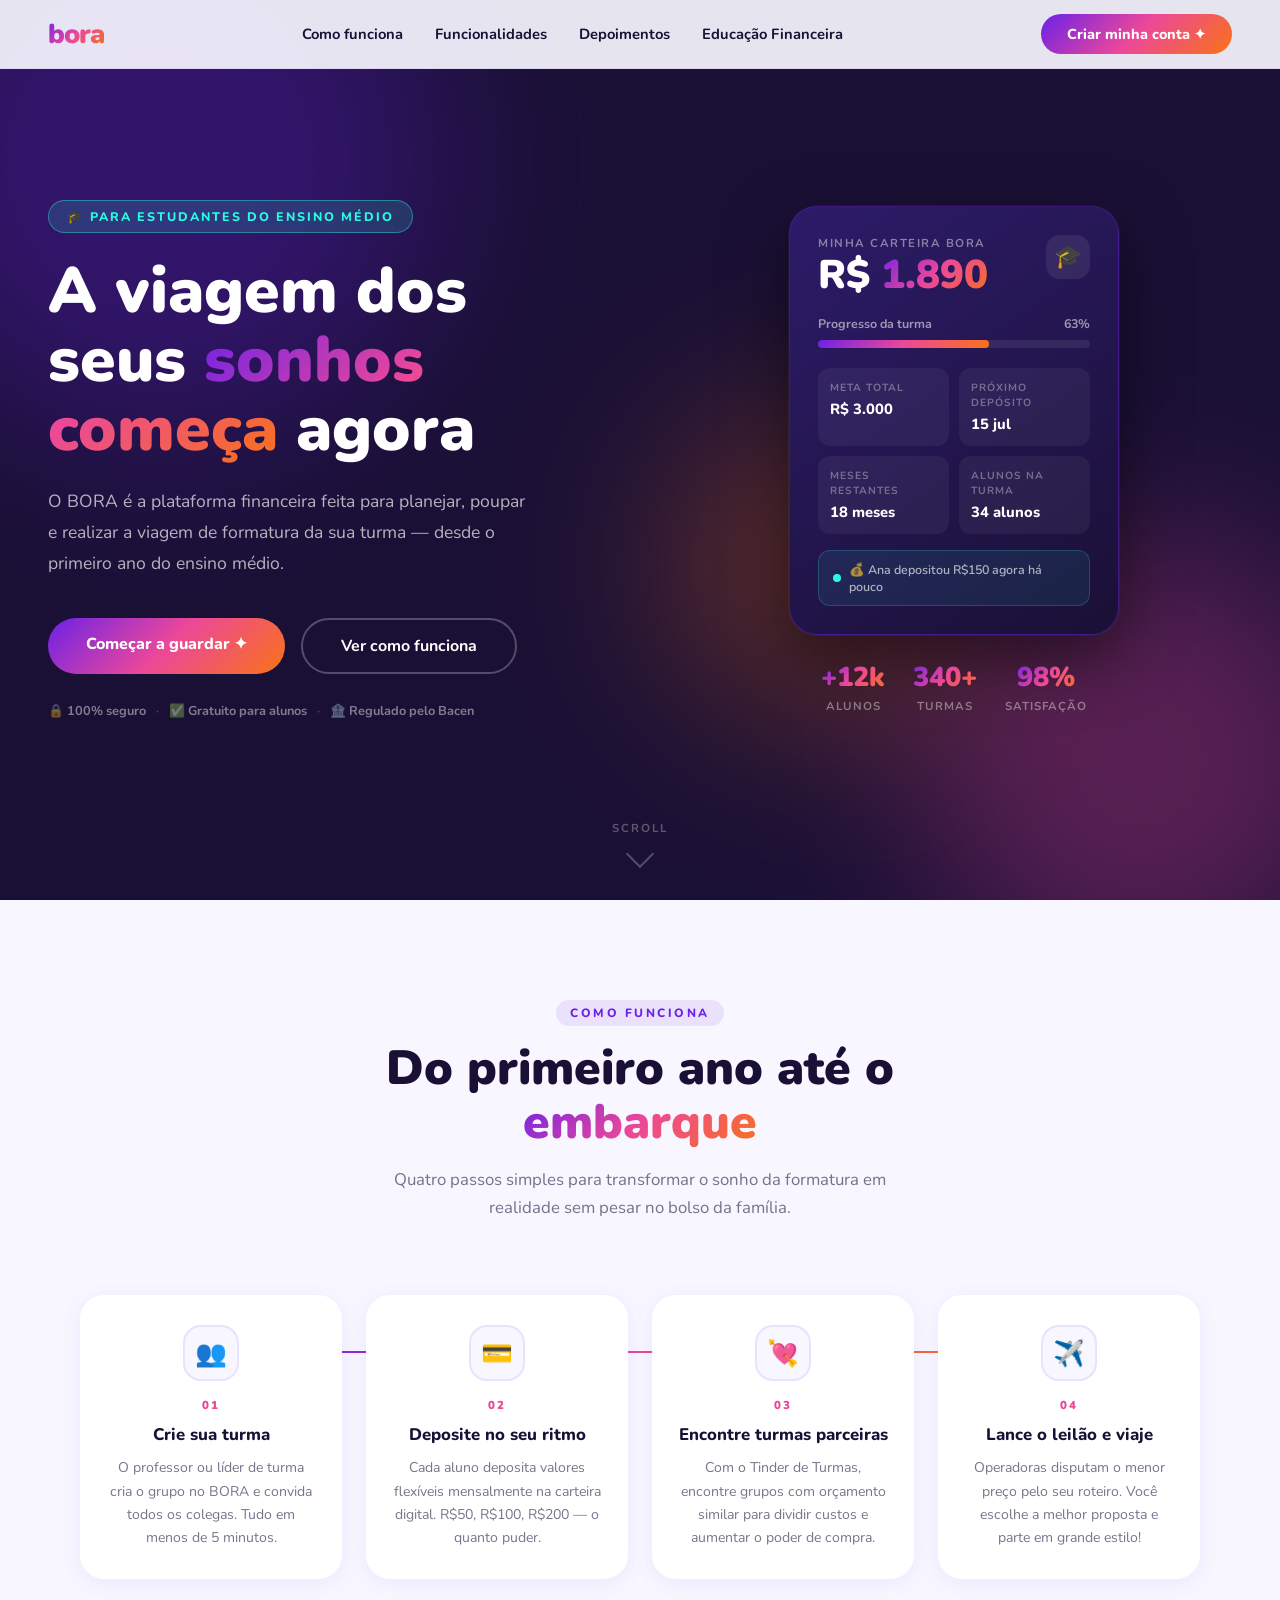
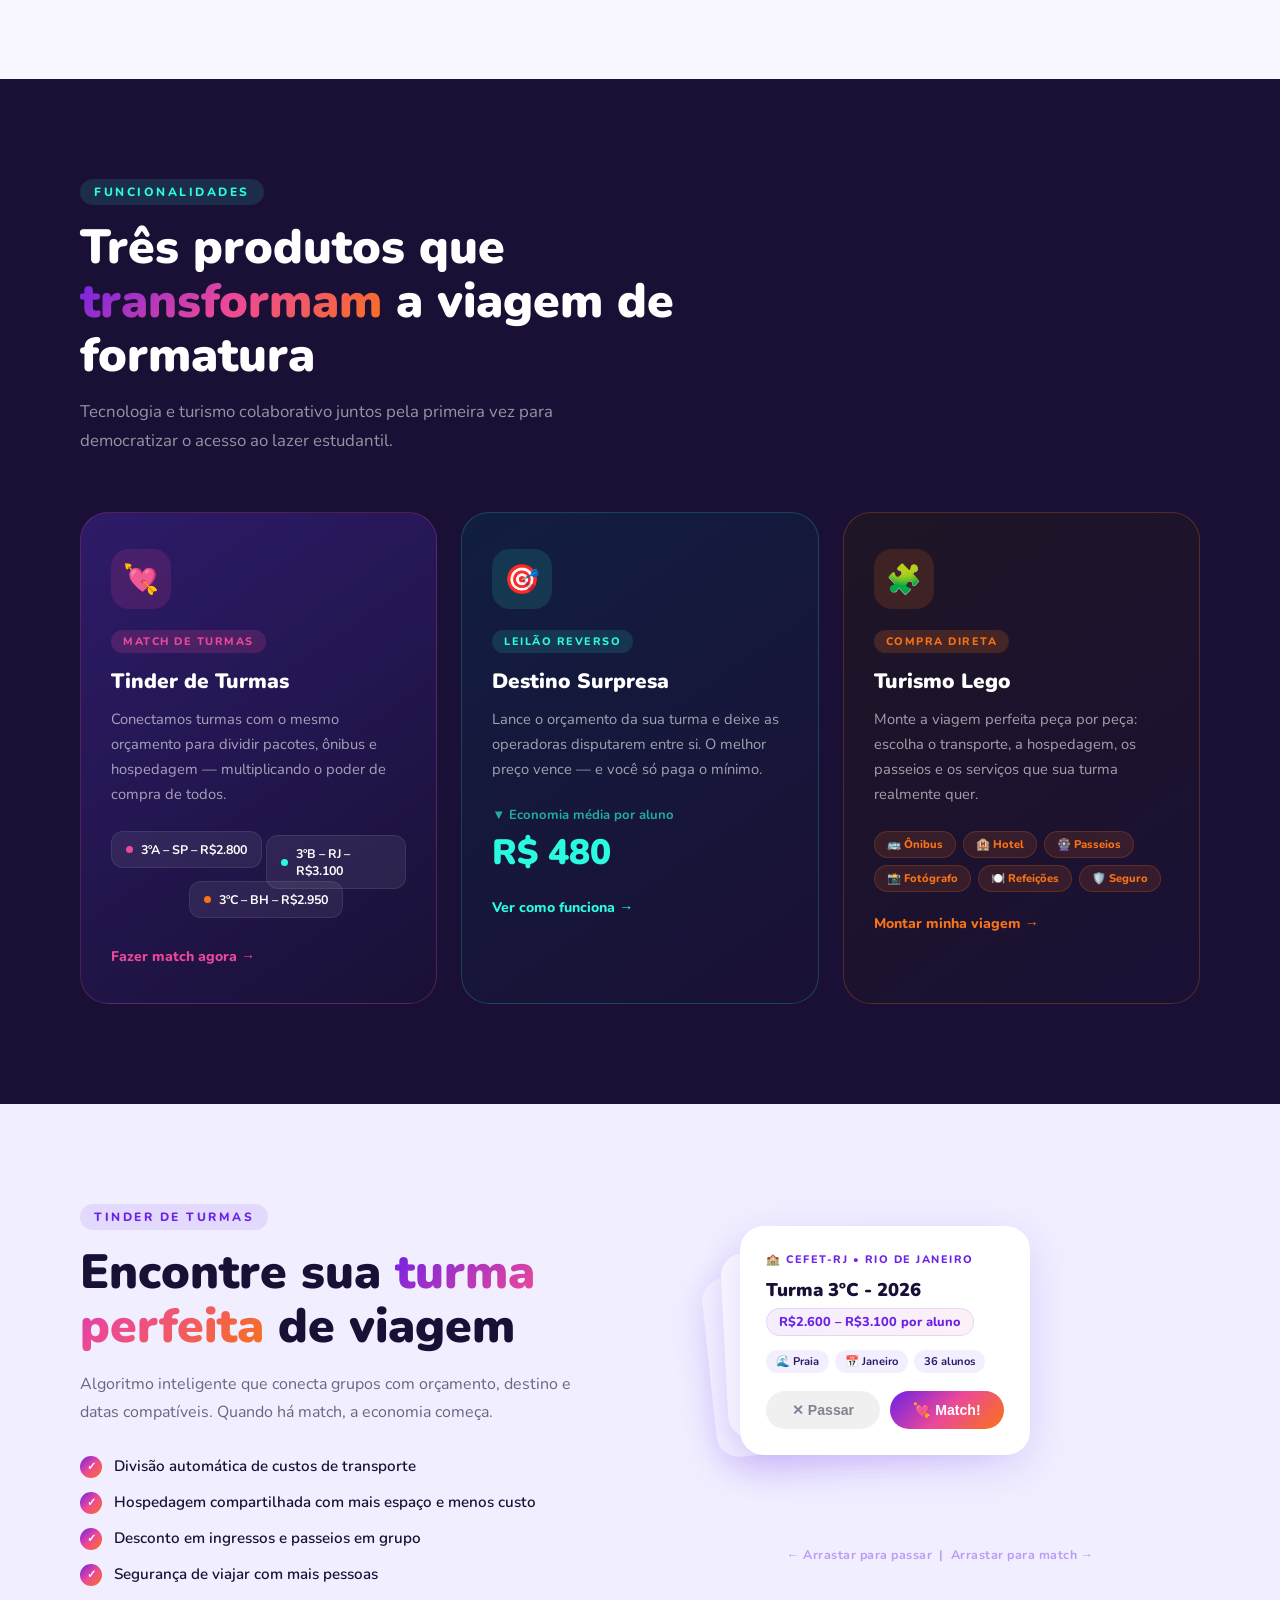
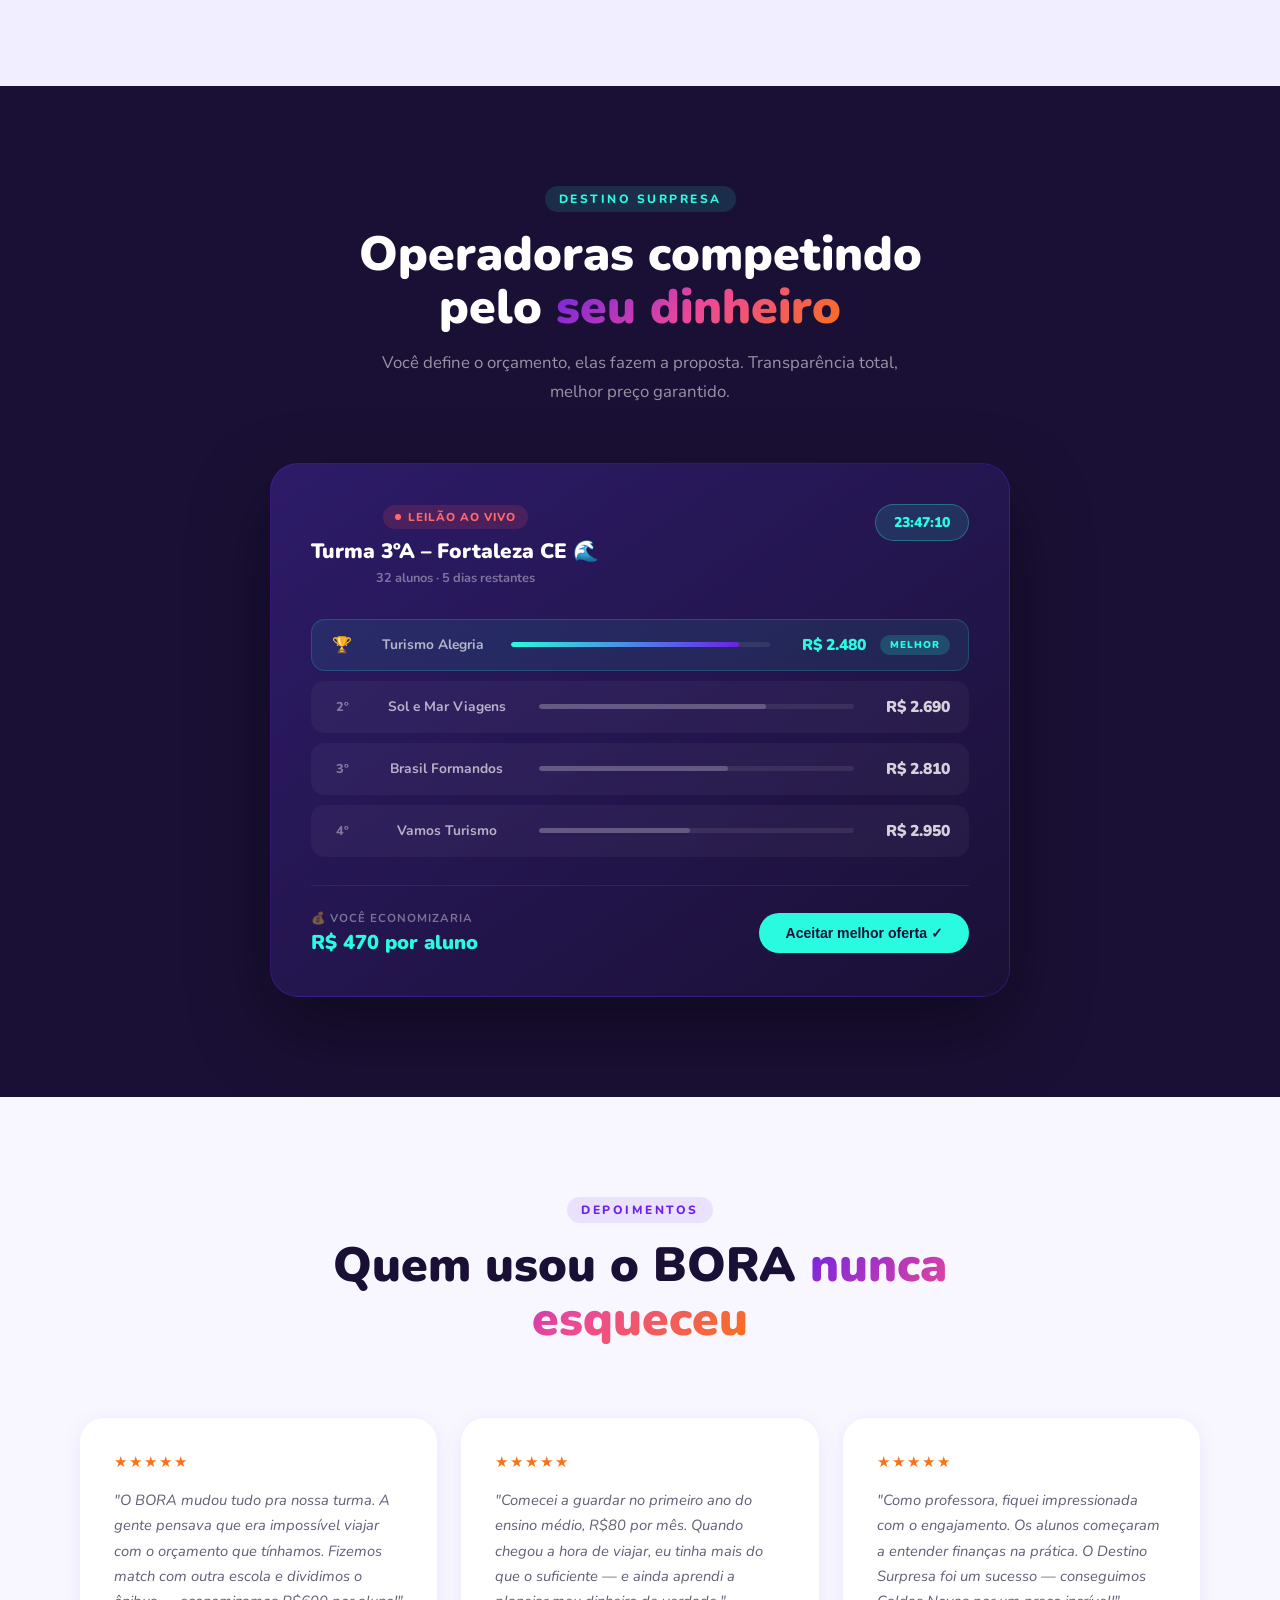
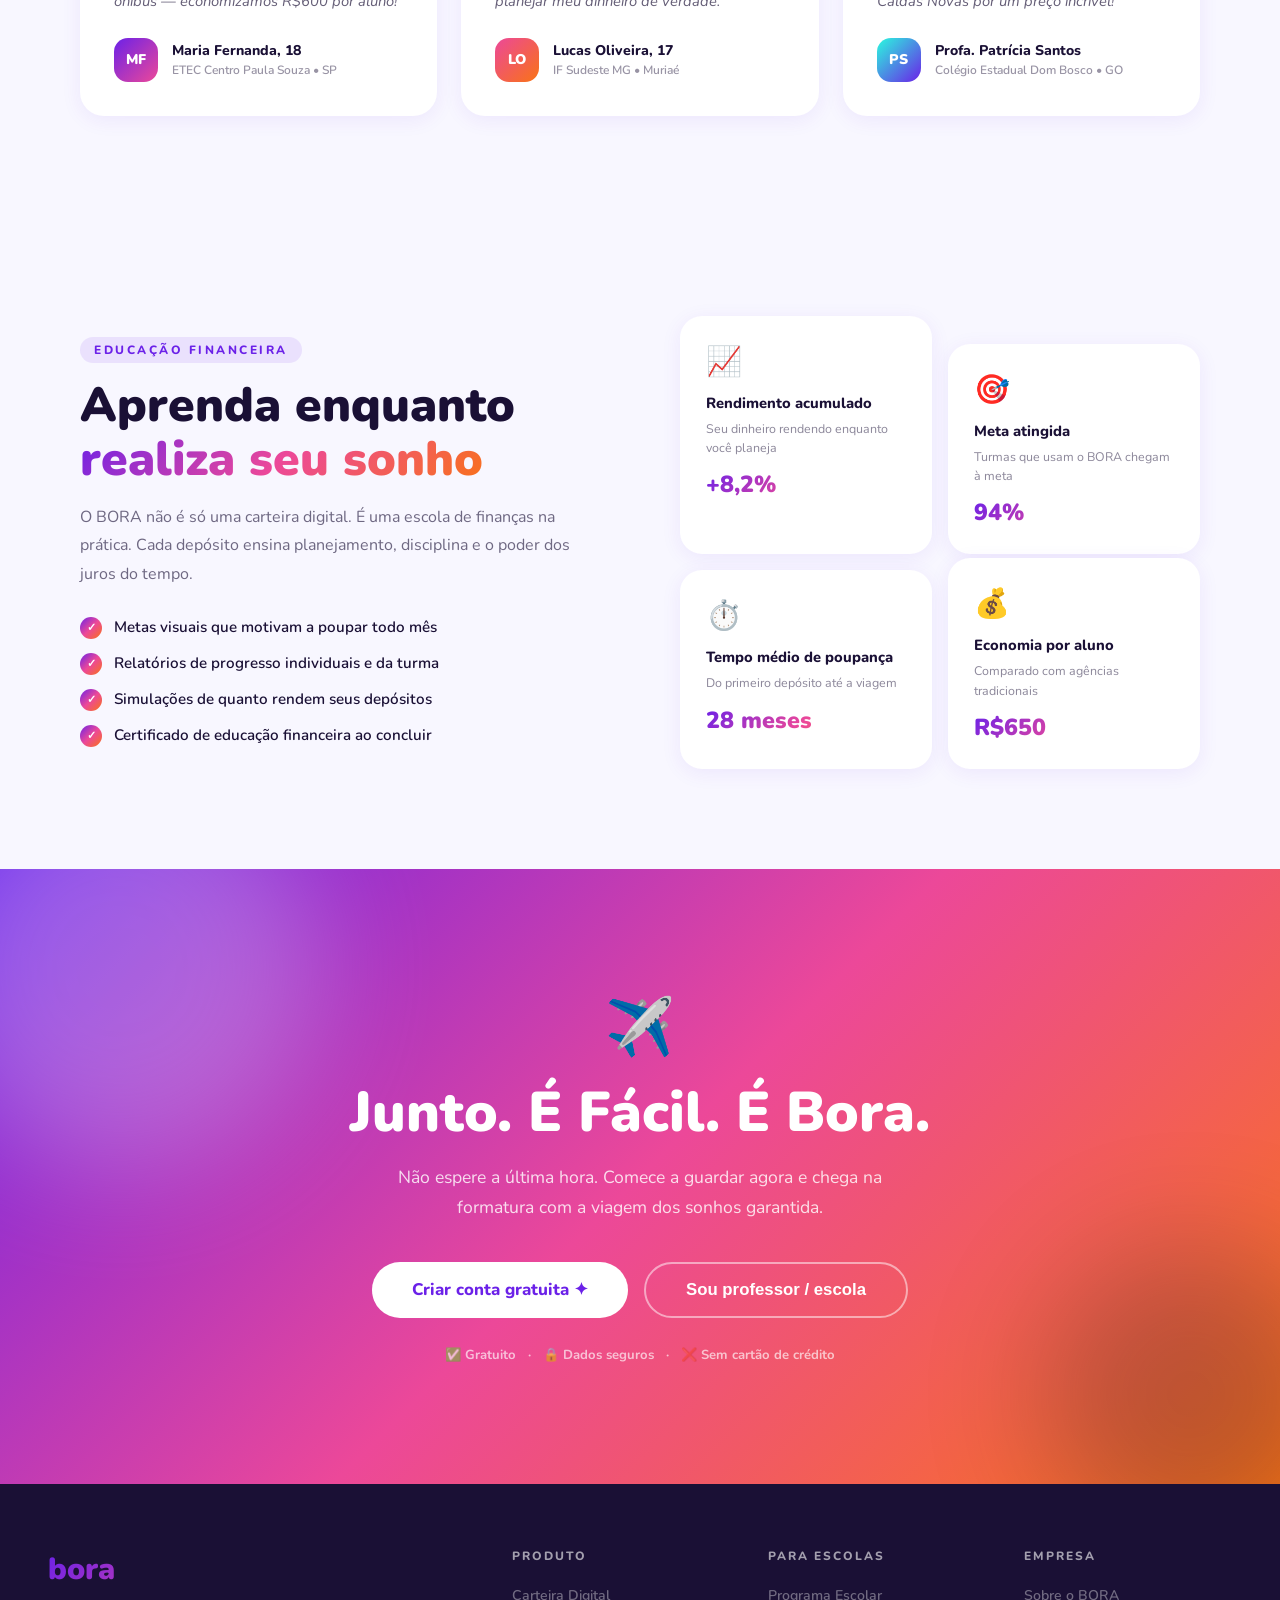
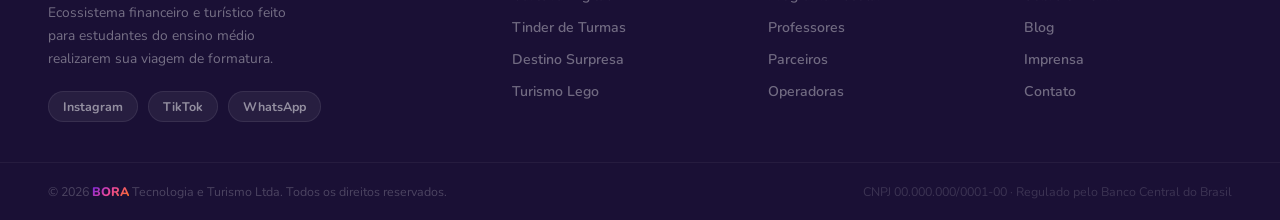
<file: Desafio-LIga-Jovem_-Bora-main/Index.html>
<!DOCTYPE html>
<html lang="pt-BR">
<head>
<meta charset="UTF-8">
<meta name="viewport" content="width=device-width, initial-scale=1.0">
<title>BORA – Junto. É Fácil. É Bora.</title>
<link href="https://fonts.googleapis.com/css2?family=Nunito:wght@400;600;700;800;900&display=swap" rel="stylesheet">
<link rel="stylesheet" href="style.css">
</head>
<body>

<!-- ─── NAV ─── -->
<nav id="navbar">
  <a href="Index.html" class="nav-logo">bora</a>
  <ul class="nav-links" id="navLinks">
    <li><a href="#como-funciona">Como funciona</a></li>
    <li><a href="#funcionalidades">Funcionalidades</a></li>
    <li><a href="#depoimentos">Depoimentos</a></li>
    <li><a href="#educacao">Educação Financeira</a></li>
  </ul>
  <div class="nav-right">
    <a href="Criação_de_Conta.html" class="nav-cta">Criar minha conta ✦</a>
    <button class="hamburger" id="hamburger" aria-label="Menu">
      <span></span><span></span><span></span>
    </button>
  </div>
</nav>

<!-- ─── HERO ─── -->
<section class="hero">
  <div class="hero-bg-orb orb1"></div>
  <div class="hero-bg-orb orb2"></div>
  <div class="hero-bg-orb orb3"></div>
  <div class="hero-particles" id="particles"></div>

  <div class="hero-inner">
    <div class="hero-text">
      <div class="hero-tag">🎓 Para estudantes do ensino médio</div>
      <h1>A viagem dos seus <span>sonhos começa</span> agora</h1>
      <p class="hero-sub">
        O BORA é a plataforma financeira feita para planejar, poupar e realizar a viagem de formatura da sua turma — desde o primeiro ano do ensino médio.
      </p>
      <div class="hero-btns">
        <a href="Criação_de_Conta.html" class="btn-primary">Começar a guardar ✦</a>
        <a href="#como-funciona" class="btn-ghost">Ver como funciona</a>
      </div>
      <div class="trust-strip">
        <span>🔒 100% seguro</span>
        <span class="divider">·</span>
        <span>✅ Gratuito para alunos</span>
        <span class="divider">·</span>
        <span>🏦 Regulado pelo Bacen</span>
      </div>
    </div>

    <div class="hero-visual">
      <div class="wallet-card">
        <div class="wallet-header">
          <div>
            <div class="wallet-label">Minha carteira BORA</div>
            <div class="wallet-amount">R$ <span>1.890</span></div>
          </div>
          <div class="wallet-avatar">🎓</div>
        </div>
        <div class="wallet-progress-label">
          <span>Progresso da turma</span>
          <span>63%</span>
        </div>
        <div class="wallet-bar"><div class="wallet-fill"></div></div>
        <div class="wallet-meta">
          <div class="wallet-meta-item">
            <div class="wm-label">Meta total</div>
            <div class="wm-val">R$ 3.000</div>
          </div>
          <div class="wallet-meta-item">
            <div class="wm-label">Próximo depósito</div>
            <div class="wm-val">15 jul</div>
          </div>
          <div class="wallet-meta-item">
            <div class="wm-label">Meses restantes</div>
            <div class="wm-val">18 meses</div>
          </div>
          <div class="wallet-meta-item">
            <div class="wm-label">Alunos na turma</div>
            <div class="wm-val">34 alunos</div>
          </div>
        </div>
        <div class="wallet-notification">
          <span class="notif-dot"></span>
          <span>💰 Ana depositou R$150 agora há pouco</span>
        </div>
      </div>
      <div class="hero-stats">
        <div class="hero-stat">
          <div class="hs-num"><span class="counter" data-target="12000" data-suffix="k" data-divisor="1000">+12k</span></div>
          <div class="hs-lbl">Alunos</div>
        </div>
        <div class="hero-stat">
          <div class="hs-num"><span class="counter" data-target="340" data-suffix="+">340+</span></div>
          <div class="hs-lbl">Turmas</div>
        </div>
        <div class="hero-stat">
          <div class="hs-num"><span class="counter" data-target="98" data-suffix="%">98%</span></div>
          <div class="hs-lbl">Satisfação</div>
        </div>
      </div>
    </div>
  </div>

  <div class="hero-scroll-hint">
    <span>Scroll</span>
    <div class="scroll-arrow"></div>
  </div>
</section>

<!-- ─── HOW IT WORKS ─── -->
<section class="how" id="como-funciona">
  <div class="how-inner">
    <div class="how-head reveal">
      <div class="section-tag">Como funciona</div>
      <h2 class="section-title" style="text-align:center;">Do primeiro ano até o <span class="hl">embarque</span></h2>
      <p class="section-sub" style="text-align:center;">Quatro passos simples para transformar o sonho da formatura em realidade sem pesar no bolso da família.</p>
    </div>
    <div class="steps-wrapper">
      <div class="steps-connector"></div>
      <div class="steps">
        <div class="step-card reveal" style="transition-delay:0.1s">
          <div class="step-icon-wrap"><span class="step-icon">👥</span></div>
          <div class="step-num">01</div>
          <h3>Crie sua turma</h3>
          <p>O professor ou líder de turma cria o grupo no BORA e convida todos os colegas. Tudo em menos de 5 minutos.</p>
        </div>
        <div class="step-card reveal" style="transition-delay:0.2s">
          <div class="step-icon-wrap"><span class="step-icon">💳</span></div>
          <div class="step-num">02</div>
          <h3>Deposite no seu ritmo</h3>
          <p>Cada aluno deposita valores flexíveis mensalmente na carteira digital. R$50, R$100, R$200 — o quanto puder.</p>
        </div>
        <div class="step-card reveal" style="transition-delay:0.3s">
          <div class="step-icon-wrap"><span class="step-icon">💘</span></div>
          <div class="step-num">03</div>
          <h3>Encontre turmas parceiras</h3>
          <p>Com o Tinder de Turmas, encontre grupos com orçamento similar para dividir custos e aumentar o poder de compra.</p>
        </div>
        <div class="step-card reveal" style="transition-delay:0.4s">
          <div class="step-icon-wrap"><span class="step-icon">✈️</span></div>
          <div class="step-num">04</div>
          <h3>Lance o leilão e viaje</h3>
          <p>Operadoras disputam o menor preço pelo seu roteiro. Você escolhe a melhor proposta e parte em grande estilo!</p>
        </div>
      </div>
    </div>
  </div>
</section>

<!-- ─── FEATURES ─── -->
<section class="features" id="funcionalidades">
  <div class="features-inner">
    <div class="features-head reveal">
      <div class="section-tag">Funcionalidades</div>
      <h2 class="section-title">Três produtos que <span class="hl">transformam</span> a viagem de formatura</h2>
      <p class="section-sub">Tecnologia e turismo colaborativo juntos pela primeira vez para democratizar o acesso ao lazer estudantil.</p>
    </div>
    <div class="features-grid">

      <div class="feat-card card-tinder reveal" style="transition-delay:0.1s">
        <div class="feat-icon">💘</div>
        <div class="feat-badge">Match de Turmas</div>
        <h3>Tinder de Turmas</h3>
        <p>Conectamos turmas com o mesmo orçamento para dividir pacotes, ônibus e hospedagem — multiplicando o poder de compra de todos.</p>
        <div class="tinder-mini">
          <div class="tinder-chip chip1"><span class="dot"></span> 3ºA – SP – R$2.800</div>
          <div class="tinder-chip chip2"><span class="dot"></span> 3ºB – RJ – R$3.100</div>
          <div class="tinder-chip chip3"><span class="dot"></span> 3ºC – BH – R$2.950</div>
        </div>
        <a href="#" class="feat-link">Fazer match agora →</a>
      </div>

      <div class="feat-card card-surprise reveal" style="transition-delay:0.2s">
        <div class="feat-icon">🎯</div>
        <div class="feat-badge">Leilão reverso</div>
        <h3>Destino Surpresa</h3>
        <p>Lance o orçamento da sua turma e deixe as operadoras disputarem entre si. O melhor preço vence — e você só paga o mínimo.</p>
        <div class="saving-display">
          <div class="saving-label">▼ Economia média por aluno</div>
          <div class="saving-amount">R$ 480</div>
        </div>
        <a href="#" class="feat-link">Ver como funciona →</a>
      </div>

      <div class="feat-card card-lego reveal" style="transition-delay:0.3s">
        <div class="feat-icon">🧩</div>
        <div class="feat-badge">Compra direta</div>
        <h3>Turismo Lego</h3>
        <p>Monte a viagem perfeita peça por peça: escolha o transporte, a hospedagem, os passeios e os serviços que sua turma realmente quer.</p>
        <div class="lego-pieces">
          <span class="lego-piece">🚌 Ônibus</span>
          <span class="lego-piece">🏨 Hotel</span>
          <span class="lego-piece">🎡 Passeios</span>
          <span class="lego-piece">📸 Fotógrafo</span>
          <span class="lego-piece">🍽️ Refeições</span>
          <span class="lego-piece">🛡️ Seguro</span>
        </div>
        <a href="#" class="feat-link">Montar minha viagem →</a>
      </div>
    </div>
  </div>
</section>

<!-- ─── TINDER DE TURMAS DEMO ─── -->
<section class="swipe-demo">
  <div class="swipe-inner">
    <div class="swipe-text reveal">
      <div class="section-tag">Tinder de Turmas</div>
      <h2 class="section-title">Encontre sua <span class="hl">turma perfeita</span> de viagem</h2>
      <p>Algoritmo inteligente que conecta grupos com orçamento, destino e datas compatíveis. Quando há match, a economia começa.</p>
      <ul class="benefit-list">
        <li>Divisão automática de custos de transporte</li>
        <li>Hospedagem compartilhada com mais espaço e menos custo</li>
        <li>Desconto em ingressos e passeios em grupo</li>
        <li>Segurança de viajar com mais pessoas</li>
      </ul>
    </div>

    <div class="swipe-visual reveal" style="transition-delay:0.2s">
      <div id="matchOverlay" class="match-overlay">
        <div class="match-content">
          <div class="match-hearts">💘</div>
          <div class="match-title">É um Match!</div>
          <div class="match-sub">Turma 3ºC + sua turma combinam 🎉</div>
        </div>
      </div>
      <div class="card-stack" id="cardStack">
        <div class="turma-card tc3">
          <div class="tc-school">🏫 Colégio São Paulo • SP</div>
          <div class="tc-name">Turma 3ºA - 2026</div>
          <div class="tc-budget"><span class="tc-budget-pill">R$2.500 – R$3.000 por aluno</span></div>
          <div class="tc-tags">
            <span class="tc-tag">🌊 Praia</span><span class="tc-tag">📅 Janeiro</span><span class="tc-tag">32 alunos</span>
          </div>
        </div>
        <div class="turma-card tc2">
          <div class="tc-school">🏫 Instituto Federal • BH</div>
          <div class="tc-name">Turma 3ºB - 2026</div>
          <div class="tc-budget"><span class="tc-budget-pill">R$2.800 – R$3.200 por aluno</span></div>
          <div class="tc-tags">
            <span class="tc-tag">⛰️ Serra</span><span class="tc-tag">📅 Fevereiro</span><span class="tc-tag">28 alunos</span>
          </div>
        </div>
        <div class="turma-card tc1" id="topCard">
          <div class="tc-school">🏫 CEFET-RJ • Rio de Janeiro</div>
          <div class="tc-name">Turma 3ºC - 2026</div>
          <div class="tc-budget"><span class="tc-budget-pill">R$2.600 – R$3.100 por aluno</span></div>
          <div class="tc-tags">
            <span class="tc-tag">🌊 Praia</span><span class="tc-tag">📅 Janeiro</span><span class="tc-tag">36 alunos</span>
          </div>
          <div class="tc-actions">
            <button class="tc-btn pass" id="btnPass" title="Passar">✕ Passar</button>
            <button class="tc-btn match" id="btnMatch" title="Match!">💘 Match!</button>
          </div>
        </div>
      </div>
      <div class="swipe-hint">← Arrastar para passar &nbsp;|&nbsp; Arrastar para match →</div>
    </div>
  </div>
</section>

<!-- ─── DESTINO SURPRESA ─── -->
<section class="destino">
  <div class="destino-inner">
    <div class="reveal">
      <div class="section-tag">Destino Surpresa</div>
      <h2 class="section-title">Operadoras competindo pelo <span class="hl">seu dinheiro</span></h2>
      <p class="section-sub">Você define o orçamento, elas fazem a proposta. Transparência total, melhor preço garantido.</p>
    </div>
    <div class="auction-visual reveal" style="transition-delay:0.2s">
      <div class="auction-card">
        <div class="auction-header">
          <div>
            <div class="auction-live-badge"><span class="live-dot"></span> Leilão ao vivo</div>
            <h3>Turma 3ºA – Fortaleza CE 🌊</h3>
            <div class="auction-meta">32 alunos · 5 dias restantes</div>
          </div>
          <div class="auction-timer" id="timer">23:47:12</div>
        </div>
        <div class="bids">
          <div class="bid-row best">
            <div class="bid-rank">🏆</div>
            <div class="bid-agency">Turismo Alegria</div>
            <div class="bid-bar-wrap"><div class="bid-bar" style="width:88%"></div></div>
            <div class="bid-price">R$ 2.480</div>
            <span class="best-badge">Melhor</span>
          </div>
          <div class="bid-row">
            <div class="bid-rank">2º</div>
            <div class="bid-agency">Sol e Mar Viagens</div>
            <div class="bid-bar-wrap"><div class="bid-bar" style="width:72%"></div></div>
            <div class="bid-price">R$ 2.690</div>
          </div>
          <div class="bid-row">
            <div class="bid-rank">3º</div>
            <div class="bid-agency">Brasil Formandos</div>
            <div class="bid-bar-wrap"><div class="bid-bar" style="width:60%"></div></div>
            <div class="bid-price">R$ 2.810</div>
          </div>
          <div class="bid-row">
            <div class="bid-rank">4º</div>
            <div class="bid-agency">Vamos Turismo</div>
            <div class="bid-bar-wrap"><div class="bid-bar" style="width:48%"></div></div>
            <div class="bid-price">R$ 2.950</div>
          </div>
        </div>
        <div class="auction-footer">
          <div class="auction-saving">
            <span class="saving-tag">💰 Você economizaria</span>
            <span class="saving-val">R$ 470 por aluno</span>
          </div>
          <button class="btn-accept">Aceitar melhor oferta ✓</button>
        </div>
      </div>
    </div>
  </div>
</section>

<!-- ─── DEPOIMENTOS ─── -->
<section class="testimonials" id="depoimentos">
  <div class="testimonials-inner">
    <div class="testimonials-head reveal">
      <div class="section-tag">Depoimentos</div>
      <h2 class="section-title" style="text-align:center;">Quem usou o BORA <span class="hl">nunca esqueceu</span></h2>
    </div>
    <div class="testimonials-grid">
      <div class="test-card reveal" style="transition-delay:0.1s">
        <div class="test-stars">★★★★★</div>
        <p>"O BORA mudou tudo pra nossa turma. A gente pensava que era impossível viajar com o orçamento que tínhamos. Fizemos match com outra escola e dividimos o ônibus — economizamos R$600 por aluno!"</p>
        <div class="test-author">
          <div class="test-avatar" style="background:linear-gradient(135deg,#6B21E8,#EC4899)">MF</div>
          <div>
            <div class="test-name">Maria Fernanda, 18</div>
            <div class="test-school">ETEC Centro Paula Souza • SP</div>
          </div>
        </div>
      </div>
      <div class="test-card reveal" style="transition-delay:0.2s">
        <div class="test-stars">★★★★★</div>
        <p>"Comecei a guardar no primeiro ano do ensino médio, R$80 por mês. Quando chegou a hora de viajar, eu tinha mais do que o suficiente — e ainda aprendi a planejar meu dinheiro de verdade."</p>
        <div class="test-author">
          <div class="test-avatar" style="background:linear-gradient(135deg,#EC4899,#F97316)">LO</div>
          <div>
            <div class="test-name">Lucas Oliveira, 17</div>
            <div class="test-school">IF Sudeste MG • Muriaé</div>
          </div>
        </div>
      </div>
      <div class="test-card reveal" style="transition-delay:0.3s">
        <div class="test-stars">★★★★★</div>
        <p>"Como professora, fiquei impressionada com o engajamento. Os alunos começaram a entender finanças na prática. O Destino Surpresa foi um sucesso — conseguimos Caldas Novas por um preço incrível!"</p>
        <div class="test-author">
          <div class="test-avatar" style="background:linear-gradient(135deg,#2AFADF,#6B21E8)">PS</div>
          <div>
            <div class="test-name">Profa. Patrícia Santos</div>
            <div class="test-school">Colégio Estadual Dom Bosco • GO</div>
          </div>
        </div>
      </div>
    </div>
  </div>
</section>

<!-- ─── EDUCATION ─── -->
<section class="education" id="educacao">
  <div class="education-inner">
    <div class="reveal">
      <div class="section-tag">Educação Financeira</div>
      <h2 class="section-title">Aprenda enquanto <span class="hl">realiza seu sonho</span></h2>
      <p class="edu-desc">O BORA não é só uma carteira digital. É uma escola de finanças na prática. Cada depósito ensina planejamento, disciplina e o poder dos juros do tempo.</p>
      <ul class="benefit-list">
        <li>Metas visuais que motivam a poupar todo mês</li>
        <li>Relatórios de progresso individuais e da turma</li>
        <li>Simulações de quanto rendem seus depósitos</li>
        <li>Certificado de educação financeira ao concluir</li>
      </ul>
    </div>
    <div class="edu-visual reveal" style="transition-delay:0.2s">
      <div class="edu-card">
        <div class="edu-icon">📈</div>
        <h4>Rendimento acumulado</h4>
        <p>Seu dinheiro rendendo enquanto você planeja</p>
        <div class="edu-val">+8,2%</div>
      </div>
      <div class="edu-card">
        <div class="edu-icon">🎯</div>
        <h4>Meta atingida</h4>
        <p>Turmas que usam o BORA chegam à meta</p>
        <div class="edu-val">94%</div>
      </div>
      <div class="edu-card">
        <div class="edu-icon">⏱️</div>
        <h4>Tempo médio de poupança</h4>
        <p>Do primeiro depósito até a viagem</p>
        <div class="edu-val">28 meses</div>
      </div>
      <div class="edu-card">
        <div class="edu-icon">💰</div>
        <h4>Economia por aluno</h4>
        <p>Comparado com agências tradicionais</p>
        <div class="edu-val">R$650</div>
      </div>
    </div>
  </div>
</section>

<!-- ─── CTA ─── -->
<section class="cta-section">
  <div class="cta-bg-orb cta-orb1"></div>
  <div class="cta-bg-orb cta-orb2"></div>
  <div class="cta-inner reveal">
    <div class="cta-emoji">✈️</div>
    <h2>Junto. É Fácil. É Bora.</h2>
    <p>Não espere a última hora. Comece a guardar agora e chega na formatura com a viagem dos sonhos garantida.</p>
    <div class="cta-btns">
      <a href="Criação_de_Conta.html" class="btn-white">Criar conta gratuita ✦</a>
      <button class="btn-outline-white">Sou professor / escola</button>
    </div>
    <div class="cta-trust">
      <span>✅ Gratuito</span>
      <span>·</span>
      <span>🔒 Dados seguros</span>
      <span>·</span>
      <span>❌ Sem cartão de crédito</span>
    </div>
  </div>
</section>

<!-- ─── FOOTER ─── -->
<footer>
  <div class="footer-brand">
    <div class="fb-logo">bora</div>
    <p>Ecossistema financeiro e turístico feito para estudantes do ensino médio realizarem sua viagem de formatura.</p>
    <div class="footer-social">
      <a href="#" class="social-link">Instagram</a>
      <a href="#" class="social-link">TikTok</a>
      <a href="#" class="social-link">WhatsApp</a>
    </div>
  </div>
  <div class="footer-col">
    <h4>Produto</h4>
    <ul>
      <li><a href="#">Carteira Digital</a></li>
      <li><a href="#">Tinder de Turmas</a></li>
      <li><a href="#">Destino Surpresa</a></li>
      <li><a href="#">Turismo Lego</a></li>
    </ul>
  </div>
  <div class="footer-col">
    <h4>Para escolas</h4>
    <ul>
      <li><a href="#">Programa Escolar</a></li>
      <li><a href="#">Professores</a></li>
      <li><a href="#">Parceiros</a></li>
      <li><a href="#">Operadoras</a></li>
    </ul>
  </div>
  <div class="footer-col">
    <h4>Empresa</h4>
    <ul>
      <li><a href="#">Sobre o BORA</a></li>
      <li><a href="#">Blog</a></li>
      <li><a href="#">Imprensa</a></li>
      <li><a href="#">Contato</a></li>
    </ul>
  </div>
</footer>
<div class="footer-bottom">
  <p>© 2026 <span>BORA</span> Tecnologia e Turismo Ltda. Todos os direitos reservados.</p>
  <p class="footer-reg">CNPJ 00.000.000/0001-00 · Regulado pelo Banco Central do Brasil</p>
</div>

<script src="script.js"></script>
</body>
</html>
</file>
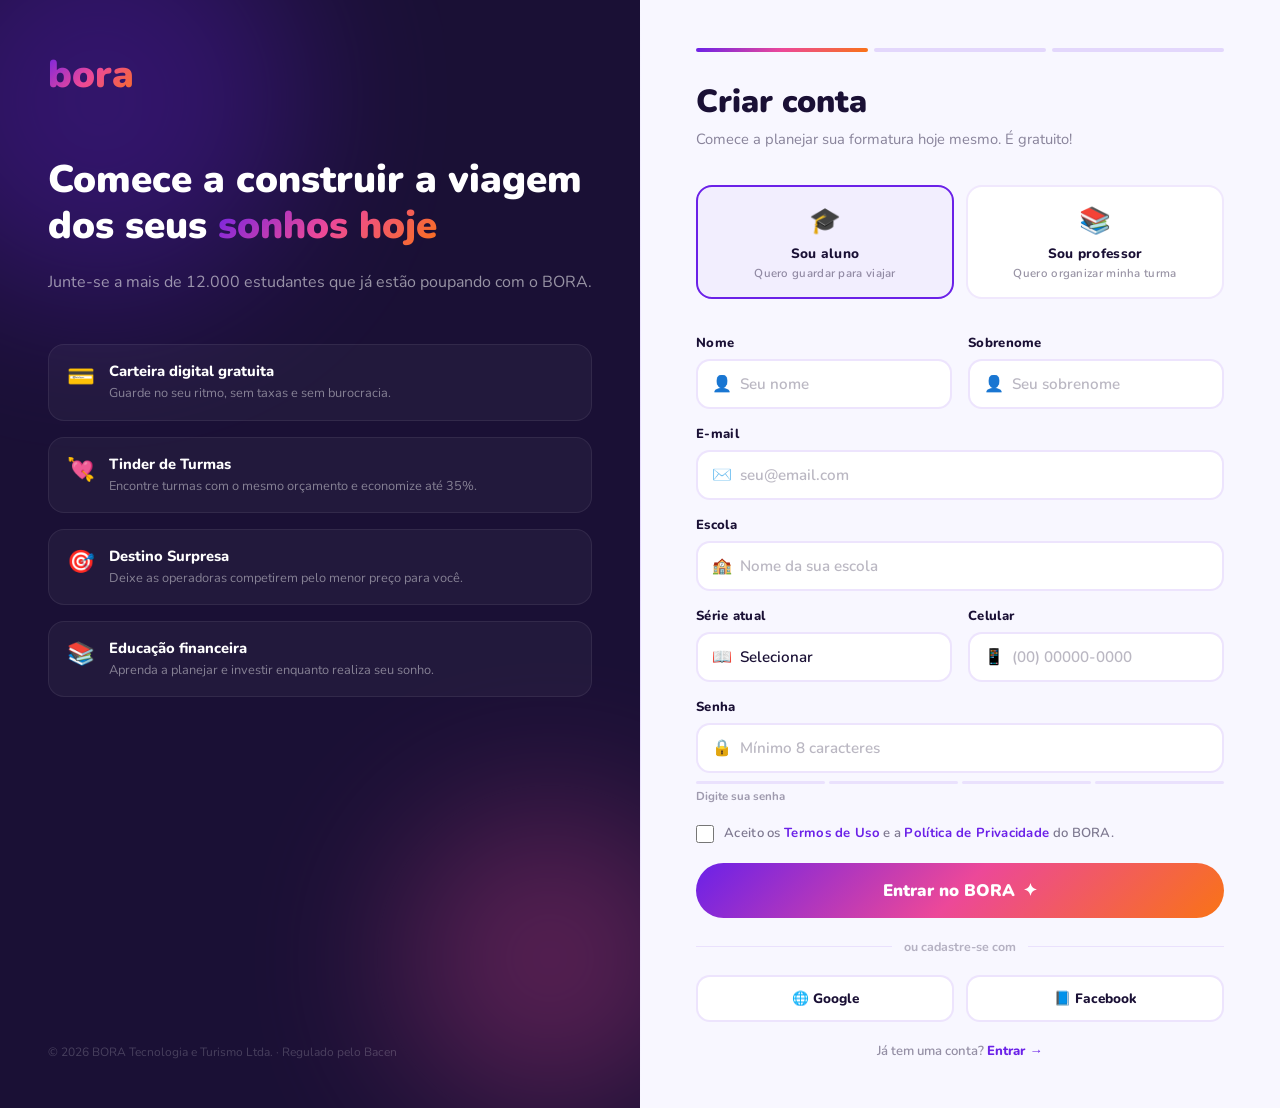
<file: Desafio-LIga-Jovem_-Bora-main/Criação_de_Conta.html>
<!DOCTYPE html>
<html lang="pt-BR">
<head>
<meta charset="UTF-8">
<meta name="viewport" content="width=device-width, initial-scale=1.0">
<title>Criar Conta | BORA</title>
<link href="https://fonts.googleapis.com/css2?family=Nunito:wght@400;600;700;800;900&display=swap" rel="stylesheet">
<style>
  *, *::before, *::after { box-sizing: border-box; margin: 0; padding: 0; }
  :root {
    --purple: #6B21E8; --pink: #EC4899; --orange: #F97316;
    --teal: #2AFADF; --navy: #1A1035; --navy-mid: #2D1B69;
    --off-white: #F8F7FF;
    --grad: linear-gradient(135deg, #6B21E8, #EC4899, #F97316);
  }
  html { scroll-behavior: smooth; }
  body {
    font-family: 'Nunito', sans-serif;
    background: var(--navy);
    min-height: 100vh;
    display: grid;
    grid-template-columns: 1fr 1fr;
    overflow-x: hidden;
  }

  /* ─── LEFT PANEL ─── */
  .left-panel {
    background: var(--navy);
    display: flex; flex-direction: column; justify-content: space-between;
    padding: 48px;
    position: relative; overflow: hidden;
  }
  .left-orb {
    position: absolute; border-radius: 50%; filter: blur(80px); opacity: 0.3;
  }
  .lo1 { width: 400px; height: 400px; background: #6B21E8; top: -100px; left: -100px; }
  .lo2 { width: 300px; height: 300px; background: #EC4899; bottom: 0; right: -60px; animation-delay: -3s; }
  .left-inner { position: relative; z-index: 2; }
  .left-logo {
    font-size: 2.4rem; font-weight: 900;
    background: var(--grad); -webkit-background-clip: text; -webkit-text-fill-color: transparent;
    text-decoration: none; display: inline-block; margin-bottom: 56px;
  }
  .left-panel h2 {
    color: #fff; font-size: clamp(1.8rem, 3vw, 2.6rem); font-weight: 900;
    line-height: 1.2; margin-bottom: 20px;
  }
  .left-panel h2 span { background: var(--grad); -webkit-background-clip: text; -webkit-text-fill-color: transparent; }
  .left-panel > .left-inner > p {
    color: rgba(255,255,255,0.55); font-size: 1rem; line-height: 1.7; margin-bottom: 48px;
  }
  .left-benefits { display: flex; flex-direction: column; gap: 16px; }
  .benefit-item {
    display: flex; align-items: flex-start; gap: 14px;
    background: rgba(255,255,255,0.04); border-radius: 16px; padding: 16px 18px;
    border: 1px solid rgba(255,255,255,0.07);
    transition: background 0.2s;
  }
  .benefit-item:hover { background: rgba(255,255,255,0.07); }
  .benefit-emoji { font-size: 1.4rem; min-width: 24px; }
  .benefit-text h4 { color: #fff; font-size: 0.92rem; font-weight: 800; margin-bottom: 3px; }
  .benefit-text p { color: rgba(255,255,255,0.45); font-size: 0.8rem; line-height: 1.5; }
  .left-footer { position: relative; z-index: 2; }
  .left-footer-text { color: rgba(255,255,255,0.2); font-size: 0.75rem; }

  /* ─── RIGHT PANEL ─── */
  .right-panel {
    background: var(--off-white);
    display: flex; flex-direction: column; justify-content: center;
    padding: 48px 56px;
    position: relative;
  }
  .right-panel::before {
    content: ''; position: absolute; top: 0; left: 0; bottom: 0; width: 1px;
    background: linear-gradient(to bottom, transparent, rgba(107,33,232,0.15), transparent);
  }
  .signup-top { margin-bottom: 36px; }
  .step-indicator {
    display: flex; gap: 6px; margin-bottom: 28px;
  }
  .step-dot {
    height: 4px; border-radius: 2px; background: rgba(107,33,232,0.15); flex: 1;
    transition: background 0.3s;
  }
  .step-dot.active { background: var(--grad); }
  .signup-top h2 { font-size: 2rem; font-weight: 900; color: var(--navy); margin-bottom: 6px; }
  .signup-top p { color: rgba(26,16,53,0.5); font-size: 0.92rem; }

  /* Role selector */
  .role-selector { display: grid; grid-template-columns: 1fr 1fr; gap: 12px; margin-bottom: 28px; }
  .role-card {
    background: #fff; border: 2px solid rgba(107,33,232,0.1); border-radius: 16px;
    padding: 16px; cursor: pointer; text-align: center;
    transition: border-color 0.2s, background 0.2s, transform 0.2s;
  }
  .role-card:hover { border-color: rgba(107,33,232,0.3); transform: translateY(-2px); }
  .role-card.selected { border-color: var(--purple); background: rgba(107,33,232,0.04); }
  .role-card input { display: none; }
  .role-emoji { font-size: 1.6rem; margin-bottom: 6px; display: block; }
  .role-label { font-size: 0.85rem; font-weight: 800; color: var(--navy); }
  .role-sub { font-size: 0.72rem; color: rgba(26,16,53,0.45); font-weight: 600; margin-top: 2px; }

  /* Form */
  .form-grid { display: grid; grid-template-columns: 1fr 1fr; gap: 16px; }
  .form-group { margin-bottom: 0; }
  .form-group.full { grid-column: 1 / -1; }
  label {
    display: block; font-size: 0.82rem; font-weight: 800; color: var(--navy);
    margin-bottom: 7px; letter-spacing: 0.3px;
  }
  .input-wrap { position: relative; }
  .input-wrap .input-icon {
    position: absolute; left: 16px; top: 50%; transform: translateY(-50%);
    font-size: 1rem; pointer-events: none;
  }
  input[type="text"], input[type="email"], input[type="password"], input[type="tel"], select {
    width: 100%; padding: 13px 16px 13px 42px;
    border: 2px solid rgba(107,33,232,0.12); border-radius: 14px;
    font-family: 'Nunito', sans-serif; font-size: 0.95rem; font-weight: 600;
    color: var(--navy); background: #fff;
    transition: border-color 0.25s, box-shadow 0.25s;
    outline: none; -webkit-appearance: none;
  }
  input:focus, select:focus { border-color: var(--purple); box-shadow: 0 0 0 3px rgba(107,33,232,0.1); }
  input::placeholder { color: rgba(26,16,53,0.3); font-weight: 600; }
  select { color: var(--navy); cursor: pointer; }

  /* Password strength */
  .password-strength { margin-top: 8px; }
  .strength-bar { display: flex; gap: 4px; margin-bottom: 4px; }
  .strength-seg {
    flex: 1; height: 3px; border-radius: 2px; background: rgba(107,33,232,0.1);
    transition: background 0.3s;
  }
  .strength-label { font-size: 0.72rem; font-weight: 700; color: rgba(26,16,53,0.4); }

  /* Terms */
  .terms-row {
    display: flex; align-items: flex-start; gap: 10px;
    margin: 20px 0;
  }
  .terms-row input[type="checkbox"] {
    width: 18px; height: 18px; min-width: 18px; padding: 0;
    border-radius: 5px; cursor: pointer; margin-top: 1px;
    border: 2px solid rgba(107,33,232,0.3); background: #fff;
    accent-color: var(--purple);
  }
  .terms-row label { font-size: 0.82rem; color: rgba(26,16,53,0.55); font-weight: 600; cursor: pointer; margin-bottom: 0; }
  .terms-row label a { color: var(--purple); font-weight: 700; text-decoration: none; }
  .terms-row label a:hover { text-decoration: underline; }

  .btn-submit {
    width: 100%; background: var(--grad); color: #fff; border: none; padding: 16px;
    border-radius: 50px; font-family: 'Nunito', sans-serif; font-weight: 900; font-size: 1.05rem;
    cursor: pointer; transition: transform 0.2s, box-shadow 0.2s;
    display: flex; align-items: center; justify-content: center; gap: 8px;
  }
  .btn-submit:hover { transform: translateY(-2px); box-shadow: 0 10px 28px rgba(107,33,232,0.35); }
  .btn-submit:active { transform: translateY(0); }

  .divider { display: flex; align-items: center; gap: 12px; margin: 20px 0; }
  .divider::before, .divider::after { content: ''; flex: 1; height: 1px; background: rgba(107,33,232,0.1); }
  .divider span { color: rgba(26,16,53,0.3); font-size: 0.78rem; font-weight: 700; white-space: nowrap; }

  .social-btns { display: grid; grid-template-columns: 1fr 1fr; gap: 12px; }
  .btn-social {
    background: #fff; border: 2px solid rgba(107,33,232,0.12); border-radius: 14px;
    padding: 12px; font-family: 'Nunito', sans-serif; font-size: 0.85rem; font-weight: 800;
    color: var(--navy); cursor: pointer; transition: border-color 0.2s, transform 0.2s;
    display: flex; align-items: center; justify-content: center; gap: 8px;
  }
  .btn-social:hover { border-color: rgba(107,33,232,0.3); transform: translateY(-1px); }

  .footer-text {
    text-align: center; font-size: 0.82rem; color: rgba(26,16,53,0.45);
    margin-top: 20px; font-weight: 600;
  }
  .footer-text a { color: var(--purple); font-weight: 800; text-decoration: none; }
  .footer-text a:hover { text-decoration: underline; }

  /* Success state */
  .success-state {
    display: none; flex-direction: column; align-items: center; text-align: center; gap: 16px;
  }
  .success-state.show { display: flex; }
  .success-icon { font-size: 4rem; animation: pop 0.5s cubic-bezier(0.34,1.56,0.64,1); }
  @keyframes pop { from { transform: scale(0); } to { transform: scale(1); } }
  .success-state h3 { font-size: 1.6rem; font-weight: 900; color: var(--navy); }
  .success-state p { color: rgba(26,16,53,0.55); font-size: 0.95rem; line-height: 1.65; }
  .btn-go { display: inline-block; background: var(--grad); color: #fff; font-weight: 800; text-decoration: none; padding: 14px 36px; border-radius: 50px; margin-top: 8px; transition: transform 0.2s; }
  .btn-go:hover { transform: translateY(-2px); }

  /* ─── RESPONSIVE ─── */
  @media (max-width: 900px) {
    body { grid-template-columns: 1fr; }
    .left-panel {
      padding: 32px 24px;
      min-height: auto;
    }
    .left-panel > .left-inner > p,
    .left-benefits { display: none; }
    .left-logo { margin-bottom: 0; }
    .left-panel h2 { font-size: 1.5rem; margin-bottom: 0; }
    .left-footer { display: none; }
    .right-panel { padding: 32px 24px; }
    .form-grid { grid-template-columns: 1fr; }
    .social-btns { grid-template-columns: 1fr; }
    .role-selector { grid-template-columns: 1fr 1fr; }
  }
</style>
</head>
<body>

<!-- LEFT: Branding -->
<div class="left-panel">
  <div class="left-orb lo1"></div>
  <div class="left-orb lo2"></div>
  <div class="left-inner">
    <a href="Index.html" class="left-logo">bora</a>
    <h2>Comece a construir a viagem dos seus <span>sonhos hoje</span></h2>
    <p>Junte-se a mais de 12.000 estudantes que já estão poupando com o BORA.</p>
    <div class="left-benefits">
      <div class="benefit-item">
        <div class="benefit-emoji">💳</div>
        <div class="benefit-text">
          <h4>Carteira digital gratuita</h4>
          <p>Guarde no seu ritmo, sem taxas e sem burocracia.</p>
        </div>
      </div>
      <div class="benefit-item">
        <div class="benefit-emoji">💘</div>
        <div class="benefit-text">
          <h4>Tinder de Turmas</h4>
          <p>Encontre turmas com o mesmo orçamento e economize até 35%.</p>
        </div>
      </div>
      <div class="benefit-item">
        <div class="benefit-emoji">🎯</div>
        <div class="benefit-text">
          <h4>Destino Surpresa</h4>
          <p>Deixe as operadoras competirem pelo menor preço para você.</p>
        </div>
      </div>
      <div class="benefit-item">
        <div class="benefit-emoji">📚</div>
        <div class="benefit-text">
          <h4>Educação financeira</h4>
          <p>Aprenda a planejar e investir enquanto realiza seu sonho.</p>
        </div>
      </div>
    </div>
  </div>
  <div class="left-footer">
    <p class="left-footer-text">© 2026 BORA Tecnologia e Turismo Ltda. · Regulado pelo Bacen</p>
  </div>
</div>

<!-- RIGHT: Form -->
<div class="right-panel">
  <div id="formWrap">
    <div class="signup-top">
      <div class="step-indicator">
        <div class="step-dot active" id="dot1"></div>
        <div class="step-dot" id="dot2"></div>
        <div class="step-dot" id="dot3"></div>
      </div>
      <h2>Criar conta</h2>
      <p>Comece a planejar sua formatura hoje mesmo. É gratuito!</p>
    </div>

    <!-- Role -->
    <div class="role-selector" id="roleSelector">
      <label class="role-card selected" id="roleAluno">
        <input type="radio" name="role" value="aluno" checked>
        <span class="role-emoji">🎓</span>
        <div class="role-label">Sou aluno</div>
        <div class="role-sub">Quero guardar para viajar</div>
      </label>
      <label class="role-card" id="roleProf">
        <input type="radio" name="role" value="professor">
        <span class="role-emoji">📚</span>
        <div class="role-label">Sou professor</div>
        <div class="role-sub">Quero organizar minha turma</div>
      </label>
    </div>

    <div class="form-grid" id="formGrid">
      <div class="form-group">
        <label for="nome">Nome</label>
        <div class="input-wrap">
          <span class="input-icon">👤</span>
          <input type="text" id="nome" placeholder="Seu nome">
        </div>
      </div>
      <div class="form-group">
        <label for="sobrenome">Sobrenome</label>
        <div class="input-wrap">
          <span class="input-icon">👤</span>
          <input type="text" id="sobrenome" placeholder="Seu sobrenome">
        </div>
      </div>
      <div class="form-group full">
        <label for="email">E-mail</label>
        <div class="input-wrap">
          <span class="input-icon">✉️</span>
          <input type="email" id="email" placeholder="seu@email.com">
        </div>
      </div>
      <div class="form-group full">
        <label for="escola">Escola</label>
        <div class="input-wrap">
          <span class="input-icon">🏫</span>
          <input type="text" id="escola" placeholder="Nome da sua escola">
        </div>
      </div>
      <div class="form-group" id="serieGroup">
        <label for="serie">Série atual</label>
        <div class="input-wrap">
          <span class="input-icon">📖</span>
          <select id="serie">
            <option value="" disabled selected>Selecionar</option>
            <option>1º ano EM</option>
            <option>2º ano EM</option>
            <option>3º ano EM</option>
          </select>
        </div>
      </div>
      <div class="form-group">
        <label for="celular">Celular</label>
        <div class="input-wrap">
          <span class="input-icon">📱</span>
          <input type="tel" id="celular" placeholder="(00) 00000-0000">
        </div>
      </div>
      <div class="form-group full">
        <label for="senha">Senha</label>
        <div class="input-wrap">
          <span class="input-icon">🔒</span>
          <input type="password" id="senha" placeholder="Mínimo 8 caracteres" oninput="checkStrength(this.value)">
        </div>
        <div class="password-strength">
          <div class="strength-bar">
            <div class="strength-seg" id="s1"></div>
            <div class="strength-seg" id="s2"></div>
            <div class="strength-seg" id="s3"></div>
            <div class="strength-seg" id="s4"></div>
          </div>
          <div class="strength-label" id="strengthLabel">Digite sua senha</div>
        </div>
      </div>
    </div>

    <div class="terms-row">
      <input type="checkbox" id="terms">
      <label for="terms">Aceito os <a href="#">Termos de Uso</a> e a <a href="#">Política de Privacidade</a> do BORA.</label>
    </div>

    <button class="btn-submit" onclick="handleSubmit()">
      <span>Entrar no BORA</span> <span>✦</span>
    </button>

    <div class="divider"><span>ou cadastre-se com</span></div>

    <div class="social-btns">
      <button class="btn-social">🌐 Google</button>
      <button class="btn-social">📘 Facebook</button>
    </div>

    <div class="footer-text">
      Já tem uma conta? <a href="Index.html">Entrar →</a>
    </div>
  </div>

  <!-- Success screen -->
  <div class="success-state" id="successState">
    <div class="success-icon">🎉</div>
    <h3>Bem-vindo(a) ao BORA!</h3>
    <p>Sua conta foi criada com sucesso.<br>Agora é hora de começar a planejar a viagem da sua vida.</p>
    <a href="Index.html" class="btn-go">Ir para minha carteira →</a>
  </div>
</div>

<script>
  // Role card selection
  document.querySelectorAll('.role-card').forEach(card => {
    card.addEventListener('click', () => {
      document.querySelectorAll('.role-card').forEach(c => c.classList.remove('selected'));
      card.classList.add('selected');
    });
  });

  // Password strength
  function checkStrength(val) {
    const segs = [document.getElementById('s1'), document.getElementById('s2'), document.getElementById('s3'), document.getElementById('s4')];
    const label = document.getElementById('strengthLabel');
    const colors = ['#EC4899','#F97316','#FACC15','#2AFADF'];
    const levels = ['Fraca','Razoável','Boa','Forte'];
    let score = 0;
    if (val.length >= 8) score++;
    if (/[A-Z]/.test(val)) score++;
    if (/[0-9]/.test(val)) score++;
    if (/[^A-Za-z0-9]/.test(val)) score++;
    segs.forEach((s, i) => {
      s.style.background = i < score ? colors[Math.min(score-1, 3)] : 'rgba(107,33,232,0.1)';
    });
    label.textContent = val.length === 0 ? 'Digite sua senha' : levels[Math.min(score - 1, 3)] || 'Fraca';
    label.style.color = val.length === 0 ? 'rgba(26,16,53,0.3)' : colors[Math.min(score-1, 3)];
  }

  // Phone mask
  const celular = document.getElementById('celular');
  celular.addEventListener('input', function() {
    let v = this.value.replace(/\D/g, '').slice(0, 11);
    if (v.length >= 7) v = `(${v.slice(0,2)}) ${v.slice(2,7)}-${v.slice(7)}`;
    else if (v.length >= 3) v = `(${v.slice(0,2)}) ${v.slice(2)}`;
    this.value = v;
  });

  // Submit
  function handleSubmit() {
    const nome = document.getElementById('nome').value.trim();
    const email = document.getElementById('email').value.trim();
    const senha = document.getElementById('senha').value;
    const terms = document.getElementById('terms').checked;
    if (!nome || !email || !senha || !terms) {
      alert('Por favor, preencha todos os campos e aceite os termos.');
      return;
    }
    document.getElementById('formWrap').style.display = 'none';
    document.getElementById('successState').classList.add('show');
  }

  // Step dots progress simulation
  const dots = [document.getElementById('dot1'), document.getElementById('dot2'), document.getElementById('dot3')];
  const inputs = document.querySelectorAll('input[type="text"], input[type="email"], input[type="password"]');
  function updateDots() {
    let filled = 0;
    inputs.forEach(i => { if (i.value.trim()) filled++; });
    const progress = filled / inputs.length;
    dots.forEach((d, i) => d.classList.toggle('active', i / dots.length <= progress || i === 0));
  }
  inputs.forEach(i => i.addEventListener('input', updateDots));
</script>
</body>
</html>
</file>
<file: Desafio-LIga-Jovem_-Bora-main/style.css>
*, *::before, *::after { box-sizing: border-box; margin: 0; padding: 0; }

:root {
  --purple: #6B21E8;
  --pink: #EC4899;
  --orange: #F97316;
  --teal: #2AFADF;
  --navy: #1A1035;
  --navy-mid: #2D1B69;
  --off-white: #F8F7FF;
  --grad: linear-gradient(135deg, #6B21E8, #EC4899, #F97316);
  --grad-rev: linear-gradient(135deg, #F97316, #EC4899, #6B21E8);
  --shadow-sm: 0 4px 20px rgba(107,33,232,0.08);
  --shadow-md: 0 12px 40px rgba(107,33,232,0.14);
  --shadow-lg: 0 24px 64px rgba(0,0,0,0.18);
}

html { scroll-behavior: smooth; }
body { font-family: 'Nunito', sans-serif; background: var(--off-white); color: var(--navy); overflow-x: hidden; }

/* ─── NAV ─── */
nav {
  position: fixed; top: 0; left: 0; right: 0; z-index: 100;
  display: flex; align-items: center; justify-content: space-between;
  padding: 14px 48px;
  background: rgba(248,247,255,0.92);
  backdrop-filter: blur(16px);
  border-bottom: 1px solid rgba(107,33,232,0.08);
  transition: box-shadow 0.3s, padding 0.3s;
}
nav.scrolled { box-shadow: 0 4px 24px rgba(107,33,232,0.10); padding: 10px 48px; }
.nav-logo {
  font-size: 1.7rem; font-weight: 900;
  background: var(--grad); -webkit-background-clip: text; -webkit-text-fill-color: transparent;
  letter-spacing: -1px; text-decoration: none;
}
.nav-links { display: flex; gap: 32px; list-style: none; }
.nav-links a {
  text-decoration: none; color: var(--navy); font-weight: 700; font-size: 0.92rem;
  transition: color 0.2s; position: relative; padding-bottom: 2px;
}
.nav-links a::after {
  content: ''; position: absolute; bottom: -2px; left: 0; right: 0; height: 2px;
  background: var(--grad); transform: scaleX(0); transform-origin: left;
  transition: transform 0.25s ease;
}
.nav-links a:hover { color: var(--purple); }
.nav-links a:hover::after { transform: scaleX(1); }
.nav-right { display: flex; align-items: center; gap: 16px; }
.nav-cta {
  background: var(--grad); color: #fff; font-weight: 800; font-size: 0.9rem;
  border: none; border-radius: 50px; padding: 10px 26px; cursor: pointer;
  transition: transform 0.2s, box-shadow 0.2s; text-decoration: none;
  display: inline-block;
}
.nav-cta:hover { transform: translateY(-2px); box-shadow: 0 8px 24px rgba(236,72,153,0.4); }
.hamburger {
  display: none; flex-direction: column; gap: 5px; background: none; border: none; cursor: pointer; padding: 4px;
}
.hamburger span {
  display: block; width: 22px; height: 2px; background: var(--navy); border-radius: 2px;
  transition: transform 0.3s, opacity 0.3s;
}
.hamburger.open span:nth-child(1) { transform: translateY(7px) rotate(45deg); }
.hamburger.open span:nth-child(2) { opacity: 0; }
.hamburger.open span:nth-child(3) { transform: translateY(-7px) rotate(-45deg); }

/* ─── HERO ─── */
.hero {
  min-height: 100vh;
  display: flex; align-items: center; justify-content: center;
  padding: 120px 48px 100px;
  position: relative; overflow: hidden;
  background: var(--navy);
}
.hero-bg-orb {
  position: absolute; border-radius: 50%; filter: blur(90px); opacity: 0.3;
  animation: drift 8s ease-in-out infinite alternate;
}
.orb1 { width: 560px; height: 560px; background: #6B21E8; top: -120px; left: -120px; }
.orb2 { width: 440px; height: 440px; background: #EC4899; bottom: -80px; right: -80px; animation-delay: -3s; }
.orb3 { width: 320px; height: 320px; background: #F97316; top: 45%; left: 52%; animation-delay: -6s; }
@keyframes drift {
  from { transform: translate(0,0) scale(1); }
  to   { transform: translate(40px, 24px) scale(1.1); }
}

.hero-particles { position: absolute; inset: 0; pointer-events: none; }
.particle {
  position: absolute; width: 4px; height: 4px; border-radius: 50%;
  background: rgba(255,255,255,0.25);
  animation: rise linear infinite;
}
@keyframes rise {
  from { transform: translateY(0) scale(1); opacity: 0.6; }
  to   { transform: translateY(-100vh) scale(0.3); opacity: 0; }
}

.hero-inner {
  position: relative; z-index: 2;
  display: grid; grid-template-columns: 1fr 1fr; gap: 72px;
  align-items: center; max-width: 1200px; width: 100%;
}
.hero-tag {
  display: inline-block; background: rgba(42,250,223,0.15); border: 1px solid rgba(42,250,223,0.4);
  color: var(--teal); font-size: 0.78rem; font-weight: 800; letter-spacing: 2px;
  text-transform: uppercase; padding: 7px 18px; border-radius: 50px; margin-bottom: 24px;
}
.hero h1 {
  font-size: clamp(2.8rem, 5vw, 4.4rem); font-weight: 900; line-height: 1.08;
  color: #fff; margin-bottom: 22px;
}
.hero h1 span { background: var(--grad); -webkit-background-clip: text; -webkit-text-fill-color: transparent; }
.hero-sub {
  color: rgba(255,255,255,0.68); font-size: 1.1rem; line-height: 1.75;
  margin-bottom: 40px; max-width: 490px;
}
.hero-btns { display: flex; gap: 16px; flex-wrap: wrap; margin-bottom: 28px; }
.btn-primary {
  background: var(--grad); color: #fff; font-weight: 800; font-size: 1rem;
  border: none; border-radius: 50px; padding: 15px 38px; cursor: pointer;
  transition: transform 0.2s, box-shadow 0.2s; text-decoration: none; display: inline-block;
}
.btn-primary:hover { transform: translateY(-3px); box-shadow: 0 12px 32px rgba(236,72,153,0.5); }
.btn-ghost {
  background: transparent; color: #fff; font-weight: 700; font-size: 1rem;
  border: 2px solid rgba(255,255,255,0.25); border-radius: 50px; padding: 15px 38px; cursor: pointer;
  transition: border-color 0.2s, background 0.2s; text-decoration: none; display: inline-block;
}
.btn-ghost:hover { border-color: var(--teal); background: rgba(42,250,223,0.08); }

.trust-strip { display: flex; align-items: center; gap: 10px; flex-wrap: wrap; }
.trust-strip span { color: rgba(255,255,255,0.45); font-size: 0.8rem; font-weight: 700; }
.trust-strip .divider { color: rgba(255,255,255,0.2); }

/* Wallet card */
.hero-visual { display: flex; flex-direction: column; align-items: center; gap: 24px; }
.wallet-card {
  width: 330px; background: linear-gradient(145deg, #2D1B69, #1A1035);
  border-radius: 28px; padding: 28px;
  border: 1px solid rgba(107,33,232,0.35);
  box-shadow: 0 0 0 1px rgba(255,255,255,0.04), 0 24px 64px rgba(0,0,0,0.5);
  animation: float 5s ease-in-out infinite;
}
@keyframes float { 0%,100% { transform: translateY(0); } 50% { transform: translateY(-14px); } }
.wallet-header { display: flex; justify-content: space-between; align-items: flex-start; margin-bottom: 8px; }
.wallet-avatar { width: 44px; height: 44px; border-radius: 14px; background: rgba(255,255,255,0.08); display: flex; align-items: center; justify-content: center; font-size: 1.4rem; }
.wallet-label { color: rgba(255,255,255,0.45); font-size: 0.72rem; font-weight: 700; text-transform: uppercase; letter-spacing: 1.5px; margin-bottom: 4px; }
.wallet-amount { color: #fff; font-size: 2.5rem; font-weight: 900; line-height: 1; }
.wallet-amount span { background: var(--grad); -webkit-background-clip: text; -webkit-text-fill-color: transparent; }
.wallet-progress-label { display: flex; justify-content: space-between; margin-bottom: 8px; margin-top: 20px; }
.wallet-progress-label span { color: rgba(255,255,255,0.55); font-size: 0.78rem; font-weight: 700; }
.wallet-bar { height: 8px; background: rgba(255,255,255,0.08); border-radius: 50px; overflow: hidden; margin-bottom: 20px; }
.wallet-fill { height: 100%; width: 0%; background: var(--grad); border-radius: 50px; transition: width 1.5s cubic-bezier(0.22,1,0.36,1); }
.wallet-fill.animated { width: 63%; }
.wallet-meta { display: grid; grid-template-columns: 1fr 1fr; gap: 10px; margin-bottom: 16px; }
.wallet-meta-item { background: rgba(255,255,255,0.05); border-radius: 12px; padding: 12px; }
.wm-label { color: rgba(255,255,255,0.35); font-size: 0.65rem; font-weight: 700; text-transform: uppercase; letter-spacing: 1px; }
.wm-val { color: #fff; font-size: 0.92rem; font-weight: 800; margin-top: 4px; }
.wallet-notification {
  display: flex; align-items: center; gap: 8px;
  background: rgba(42,250,223,0.08); border: 1px solid rgba(42,250,223,0.2);
  border-radius: 12px; padding: 10px 14px;
  font-size: 0.78rem; color: rgba(255,255,255,0.65); font-weight: 600;
  animation: notif-pulse 3s ease-in-out infinite;
}
.notif-dot { width: 8px; height: 8px; border-radius: 50%; background: var(--teal); min-width: 8px; animation: blink 1.5s ease-in-out infinite; }
@keyframes blink { 0%,100% { opacity: 1; } 50% { opacity: 0.3; } }
@keyframes notif-pulse { 0%,100% { opacity: 1; } 50% { opacity: 0.7; } }

.hero-stats { display: flex; gap: 28px; }
.hero-stat { text-align: center; }
.hs-num { color: #fff; font-size: 1.7rem; font-weight: 900; }
.hs-num span { background: var(--grad); -webkit-background-clip: text; -webkit-text-fill-color: transparent; }
.hs-lbl { color: rgba(255,255,255,0.4); font-size: 0.72rem; font-weight: 700; text-transform: uppercase; letter-spacing: 1px; margin-top: 2px; }

.hero-scroll-hint {
  position: absolute; bottom: 36px; left: 50%; transform: translateX(-50%);
  display: flex; flex-direction: column; align-items: center; gap: 8px; z-index: 2;
}
.hero-scroll-hint span { color: rgba(255,255,255,0.3); font-size: 0.72rem; font-weight: 700; letter-spacing: 2px; text-transform: uppercase; }
.scroll-arrow {
  width: 20px; height: 20px; border-right: 2px solid rgba(255,255,255,0.25); border-bottom: 2px solid rgba(255,255,255,0.25);
  transform: rotate(45deg); animation: arrow-bounce 1.8s ease-in-out infinite;
}
@keyframes arrow-bounce { 0%,100% { transform: rotate(45deg) translateY(0); opacity: 0.4; } 50% { transform: rotate(45deg) translateY(5px); opacity: 1; } }

/* ─── SECTIONS COMMON ─── */
section { padding: 100px 48px; }
.section-tag {
  display: inline-block; font-size: 0.75rem; font-weight: 800; letter-spacing: 2.5px;
  text-transform: uppercase; padding: 5px 14px; border-radius: 50px;
  background: rgba(107,33,232,0.1); color: var(--purple); margin-bottom: 16px;
}
.section-title {
  font-size: clamp(2rem, 4vw, 3rem); font-weight: 900; line-height: 1.12;
  margin-bottom: 16px; max-width: 640px;
}
.section-title .hl { background: var(--grad); -webkit-background-clip: text; -webkit-text-fill-color: transparent; }
.section-sub { color: rgba(26,16,53,0.58); font-size: 1.05rem; line-height: 1.72; max-width: 560px; }

/* ─── HOW IT WORKS ─── */
.how { background: var(--off-white); }
.how-inner { max-width: 1120px; margin: 0 auto; }
.how-head { text-align: center; display: flex; flex-direction: column; align-items: center; margin-bottom: 72px; }
.steps-wrapper { position: relative; }
.steps-connector {
  position: absolute; top: 56px; left: calc(12.5% + 12px); right: calc(12.5% + 12px);
  height: 2px; background: linear-gradient(90deg, #6B21E8, #EC4899, #F97316);
  z-index: 0; border-radius: 2px;
  opacity: 0; transition: opacity 0.8s 0.5s;
}
.steps-connector.visible { opacity: 1; }
.steps { display: grid; grid-template-columns: repeat(4, 1fr); gap: 24px; position: relative; z-index: 1; }
.step-card {
  background: #fff; border-radius: 24px; padding: 28px 24px;
  border: 2px solid transparent;
  box-shadow: var(--shadow-sm);
  transition: transform 0.3s, box-shadow 0.3s, border-color 0.3s;
  text-align: center;
}
.step-card:hover { transform: translateY(-8px); box-shadow: var(--shadow-md); border-color: rgba(107,33,232,0.15); }
.step-icon-wrap {
  width: 56px; height: 56px; border-radius: 18px; background: var(--off-white);
  display: flex; align-items: center; justify-content: center; margin: 0 auto 16px;
  border: 2px solid rgba(107,33,232,0.1);
}
.step-icon { font-size: 1.6rem; }
.step-num {
  font-size: 0.72rem; font-weight: 900; letter-spacing: 2px; text-transform: uppercase;
  background: var(--grad); -webkit-background-clip: text; -webkit-text-fill-color: transparent;
  margin-bottom: 10px;
}
.step-card h3 { font-size: 1.05rem; font-weight: 800; margin-bottom: 10px; color: var(--navy); }
.step-card p { font-size: 0.88rem; line-height: 1.65; color: rgba(26,16,53,0.58); }

/* ─── FEATURES ─── */
.features { background: var(--navy); }
.features-inner { max-width: 1120px; margin: 0 auto; }
.features-head { margin-bottom: 56px; }
.features-head .section-tag { background: rgba(42,250,223,0.12); color: var(--teal); }
.features-head .section-title { color: #fff; }
.features-head .section-sub { color: rgba(255,255,255,0.55); }
.features-grid { display: grid; grid-template-columns: repeat(3, 1fr); gap: 24px; }
.feat-card {
  border-radius: 28px; padding: 36px 30px;
  position: relative; overflow: hidden;
  transition: transform 0.3s, box-shadow 0.3s;
  cursor: default;
}
.feat-card::after {
  content: ''; position: absolute; inset: 0; border-radius: 28px;
  opacity: 0; transition: opacity 0.3s;
  pointer-events: none;
}
.feat-card:hover { transform: translateY(-10px); }
.feat-card:hover::after { opacity: 1; }
.feat-card.card-tinder { background: linear-gradient(145deg, #2D1B69, #1a1035); border: 1px solid rgba(236,72,153,0.25); }
.feat-card.card-tinder:hover { box-shadow: 0 20px 60px rgba(236,72,153,0.2); }
.feat-card.card-surprise { background: linear-gradient(145deg, #111e40, #1A1035); border: 1px solid rgba(42,250,223,0.2); }
.feat-card.card-surprise:hover { box-shadow: 0 20px 60px rgba(42,250,223,0.15); }
.feat-card.card-lego { background: linear-gradient(145deg, #1e1525, #1a1035); border: 1px solid rgba(249,115,22,0.25); }
.feat-card.card-lego:hover { box-shadow: 0 20px 60px rgba(249,115,22,0.18); }
.feat-icon {
  width: 60px; height: 60px; border-radius: 18px; margin-bottom: 20px;
  display: flex; align-items: center; justify-content: center; font-size: 1.8rem;
}
.card-tinder .feat-icon { background: rgba(236,72,153,0.15); }
.card-surprise .feat-icon { background: rgba(42,250,223,0.12); }
.card-lego .feat-icon { background: rgba(249,115,22,0.15); }
.feat-badge {
  display: inline-block; font-size: 0.68rem; font-weight: 800; letter-spacing: 1.5px;
  text-transform: uppercase; padding: 4px 12px; border-radius: 50px; margin-bottom: 14px;
}
.card-tinder .feat-badge { background: rgba(236,72,153,0.18); color: var(--pink); }
.card-surprise .feat-badge { background: rgba(42,250,223,0.12); color: var(--teal); }
.card-lego .feat-badge { background: rgba(249,115,22,0.18); color: var(--orange); }
.feat-card h3 { color: #fff; font-size: 1.3rem; font-weight: 900; margin-bottom: 12px; }
.feat-card p { color: rgba(255,255,255,0.6); font-size: 0.92rem; line-height: 1.7; margin-bottom: 24px; }
.feat-link {
  display: inline-flex; align-items: center; gap: 6px;
  font-size: 0.88rem; font-weight: 800; text-decoration: none; transition: gap 0.2s;
}
.card-tinder .feat-link { color: var(--pink); }
.card-surprise .feat-link { color: var(--teal); }
.card-lego .feat-link { color: var(--orange); }
.feat-link:hover { gap: 12px; }

.tinder-mini { position: relative; height: 94px; margin-bottom: 20px; }
.tinder-chip {
  position: absolute; background: rgba(255,255,255,0.07); border-radius: 12px;
  padding: 9px 14px; font-size: 0.78rem; font-weight: 700; color: #fff;
  display: flex; align-items: center; gap: 8px; border: 1px solid rgba(255,255,255,0.08);
}
.tinder-chip .dot { width: 7px; height: 7px; border-radius: 50%; min-width: 7px; }
.chip1 { top: 0; left: 0; }.chip2 { top: 4px; left: 155px; }.chip3 { top: 50px; left: 78px; }
.chip1 .dot { background: var(--pink); } .chip2 .dot { background: var(--teal); } .chip3 .dot { background: var(--orange); }

.saving-display { margin-bottom: 20px; }
.saving-label { color: rgba(42,250,223,0.65); font-size: 0.82rem; font-weight: 700; margin-bottom: 4px; }
.saving-amount { color: var(--teal); font-size: 2.2rem; font-weight: 900; }

.lego-pieces { display: flex; flex-wrap: wrap; gap: 7px; margin-bottom: 20px; }
.lego-piece {
  background: rgba(249,115,22,0.12); color: var(--orange);
  font-size: 0.7rem; font-weight: 800; padding: 5px 12px; border-radius: 50px;
  border: 1px solid rgba(249,115,22,0.2);
  transition: background 0.2s, transform 0.2s;
}
.lego-piece:hover { background: rgba(249,115,22,0.22); transform: translateY(-2px); }

/* ─── SWIPE DEMO ─── */
.swipe-demo { background: #f0eeff; }
.swipe-inner { max-width: 1120px; margin: 0 auto; display: grid; grid-template-columns: 1fr 1fr; gap: 80px; align-items: center; }
.swipe-text .section-tag { background: rgba(107,33,232,0.1); color: var(--purple); }
.swipe-text p { color: rgba(26,16,53,0.62); font-size: 1rem; line-height: 1.78; margin-bottom: 28px; }
.benefit-list { list-style: none; display: flex; flex-direction: column; gap: 13px; }
.benefit-list li {
  display: flex; align-items: flex-start; gap: 12px;
  font-size: 0.95rem; color: var(--navy); font-weight: 600; line-height: 1.5;
}
.benefit-list li::before {
  content: '✓'; display: flex; align-items: center; justify-content: center;
  width: 22px; height: 22px; border-radius: 50%; min-width: 22px;
  background: var(--grad); color: #fff; font-size: 0.68rem; font-weight: 900; margin-top: 1px;
}

/* Match overlay */
.match-overlay {
  position: absolute; inset: -20px; border-radius: 32px; z-index: 10;
  background: rgba(107,33,232,0.92); display: flex; align-items: center; justify-content: center;
  opacity: 0; pointer-events: none; transition: opacity 0.4s;
  backdrop-filter: blur(4px);
}
.match-overlay.show { opacity: 1; pointer-events: all; }
.match-content { text-align: center; }
.match-hearts { font-size: 4rem; animation: heart-pop 0.5s cubic-bezier(0.34,1.56,0.64,1); }
@keyframes heart-pop { from { transform: scale(0); } to { transform: scale(1); } }
.match-title { color: #fff; font-size: 2rem; font-weight: 900; margin: 8px 0 4px; }
.match-sub { color: rgba(255,255,255,0.75); font-size: 1rem; font-weight: 700; }

/* Card stack */
.swipe-visual { position: relative; }
.card-stack { position: relative; height: 300px; }
.turma-card {
  position: absolute; width: 290px; border-radius: 24px; padding: 26px;
  box-shadow: var(--shadow-md);
  transition: transform 0.5s cubic-bezier(0.34,1.56,0.64,1);
}
.turma-card.tc1 { background: #fff; top: 0; left: 60px; z-index: 3; cursor: grab; }
.turma-card.tc1:active { cursor: grabbing; }
.turma-card.tc2 { background: #faf8ff; top: 18px; left: 40px; z-index: 2; transform: rotate(-3deg) scale(0.97); }
.turma-card.tc3 { background: #f5f3ff; top: 34px; left: 20px; z-index: 1; transform: rotate(-6deg) scale(0.94); }
.turma-card.dragging { transition: none; }
.tc-school { font-size: 0.68rem; font-weight: 800; text-transform: uppercase; letter-spacing: 1.5px; color: var(--purple); margin-bottom: 10px; }
.tc-name { font-size: 1.15rem; font-weight: 900; color: var(--navy); margin-bottom: 6px; }
.tc-budget { display: flex; align-items: center; gap: 8px; margin-bottom: 14px; }
.tc-budget-pill {
  background: linear-gradient(135deg, rgba(107,33,232,0.08), rgba(236,72,153,0.08));
  color: var(--purple); font-size: 0.8rem; font-weight: 800;
  padding: 4px 12px; border-radius: 50px; border: 1px solid rgba(107,33,232,0.12);
}
.tc-tags { display: flex; flex-wrap: wrap; gap: 6px; margin-bottom: 18px; }
.tc-tag { font-size: 0.7rem; font-weight: 700; padding: 4px 10px; border-radius: 50px; background: rgba(107,33,232,0.07); color: var(--navy-mid); }
.tc-actions { display: flex; gap: 10px; }
.tc-btn {
  flex: 1; border: none; border-radius: 50px; padding: 11px 8px;
  font-size: 0.88rem; font-weight: 800; cursor: pointer; transition: transform 0.2s, box-shadow 0.2s;
}
.tc-btn:hover { transform: scale(1.05); }
.tc-btn.pass { background: rgba(0,0,0,0.06); color: rgba(26,16,53,0.5); }
.tc-btn.pass:hover { background: rgba(0,0,0,0.1); box-shadow: 0 4px 12px rgba(0,0,0,0.1); }
.tc-btn.match { background: var(--grad); color: #fff; }
.tc-btn.match:hover { box-shadow: 0 6px 20px rgba(236,72,153,0.4); }
.swipe-hint { text-align: center; font-size: 0.78rem; font-weight: 700; color: rgba(107,33,232,0.4); margin-top: 20px; letter-spacing: 0.5px; }

/* ─── DESTINO SURPRESA ─── */
.destino { background: var(--navy); padding: 100px 48px; }
.destino-inner { max-width: 1120px; margin: 0 auto; text-align: center; }
.destino-inner .section-tag { background: rgba(42,250,223,0.12); color: var(--teal); }
.destino-inner .section-title { color: #fff; margin: 0 auto 14px; }
.destino-inner .section-sub { color: rgba(255,255,255,0.55); margin: 0 auto 56px; }
.auction-visual { max-width: 740px; margin: 0 auto; }
.auction-card {
  background: linear-gradient(145deg, #2D1B69, #1A1035);
  border-radius: 28px; padding: 40px;
  border: 1px solid rgba(107,33,232,0.3);
  box-shadow: 0 32px 80px rgba(0,0,0,0.4);
}
.auction-header { display: flex; justify-content: space-between; align-items: flex-start; margin-bottom: 32px; gap: 16px; }
.auction-live-badge {
  display: inline-flex; align-items: center; gap: 7px;
  background: rgba(255,80,80,0.15); color: #ff6b6b;
  font-size: 0.72rem; font-weight: 800; padding: 4px 12px; border-radius: 50px;
  letter-spacing: 1px; text-transform: uppercase; margin-bottom: 8px;
}
.live-dot { width: 6px; height: 6px; border-radius: 50%; background: #ff6b6b; animation: blink 1s infinite; }
.auction-header h3 { color: #fff; font-size: 1.3rem; font-weight: 900; margin-bottom: 4px; }
.auction-meta { color: rgba(255,255,255,0.4); font-size: 0.8rem; font-weight: 700; }
.auction-timer {
  background: rgba(42,250,223,0.12); border: 1px solid rgba(42,250,223,0.3);
  color: var(--teal); font-size: 0.88rem; font-weight: 900; padding: 8px 18px; border-radius: 50px;
  font-variant-numeric: tabular-nums; white-space: nowrap; flex-shrink: 0;
}
.bids { display: flex; flex-direction: column; gap: 10px; margin-bottom: 28px; }
.bid-row {
  display: flex; align-items: center; gap: 14px;
  background: rgba(255,255,255,0.04); border-radius: 14px; padding: 14px 18px;
  transition: background 0.25s; border: 1px solid transparent;
}
.bid-row.best { background: rgba(42,250,223,0.08); border-color: rgba(42,250,223,0.18); }
.bid-rank { color: rgba(255,255,255,0.4); font-size: 0.8rem; font-weight: 800; min-width: 24px; }
.bid-row.best .bid-rank { color: var(--teal); font-size: 1rem; }
.bid-agency { color: rgba(255,255,255,0.65); font-size: 0.86rem; font-weight: 700; flex: 1; }
.bid-bar-wrap { flex: 2; height: 5px; background: rgba(255,255,255,0.08); border-radius: 50px; overflow: hidden; }
.bid-bar { height: 100%; border-radius: 50px; transition: width 1.2s ease; }
.bid-row.best .bid-bar { background: linear-gradient(90deg, var(--teal), #6B21E8); }
.bid-row:not(.best) .bid-bar { background: rgba(255,255,255,0.2); }
.bid-price { color: rgba(255,255,255,0.8); font-size: 0.98rem; font-weight: 900; min-width: 82px; text-align: right; }
.bid-row.best .bid-price { color: var(--teal); }
.best-badge {
  background: rgba(42,250,223,0.18); color: var(--teal); font-size: 0.62rem; font-weight: 900;
  padding: 3px 10px; border-radius: 50px; text-transform: uppercase; letter-spacing: 1px; white-space: nowrap;
}
.auction-footer {
  display: flex; justify-content: space-between; align-items: center;
  padding-top: 24px; border-top: 1px solid rgba(255,255,255,0.07); gap: 16px; flex-wrap: wrap;
}
.auction-saving { display: flex; flex-direction: column; gap: 3px; text-align: left; }
.saving-tag { color: rgba(255,255,255,0.4); font-size: 0.72rem; font-weight: 700; text-transform: uppercase; letter-spacing: 1px; }
.saving-val { color: var(--teal); font-size: 1.25rem; font-weight: 900; }
.btn-accept {
  background: var(--teal); color: var(--navy); font-weight: 900; font-size: 0.88rem;
  border: none; border-radius: 50px; padding: 12px 26px; cursor: pointer;
  transition: transform 0.2s, box-shadow 0.2s; white-space: nowrap;
}
.btn-accept:hover { transform: translateY(-2px); box-shadow: 0 8px 24px rgba(42,250,223,0.35); }

/* ─── TESTIMONIALS ─── */
.testimonials { background: var(--off-white); }
.testimonials-inner { max-width: 1120px; margin: 0 auto; }
.testimonials-head { text-align: center; display: flex; flex-direction: column; align-items: center; margin-bottom: 56px; }
.testimonials-grid { display: grid; grid-template-columns: repeat(3, 1fr); gap: 24px; }
.test-card {
  background: #fff; border-radius: 24px; padding: 32px;
  box-shadow: var(--shadow-sm);
  border: 2px solid transparent;
  transition: transform 0.3s, box-shadow 0.3s, border-color 0.3s;
  display: flex; flex-direction: column; gap: 0;
}
.test-card:hover { transform: translateY(-6px); box-shadow: var(--shadow-md); border-color: rgba(107,33,232,0.12); }
.test-stars { color: #F97316; font-size: 0.95rem; letter-spacing: 2px; margin-bottom: 16px; }
.test-card p { color: rgba(26,16,53,0.68); font-size: 0.92rem; line-height: 1.7; flex: 1; margin-bottom: 24px; font-style: italic; }
.test-author { display: flex; align-items: center; gap: 14px; }
.test-avatar {
  width: 44px; height: 44px; border-radius: 14px; min-width: 44px;
  display: flex; align-items: center; justify-content: center;
  color: #fff; font-size: 0.88rem; font-weight: 900;
}
.test-name { font-size: 0.88rem; font-weight: 800; color: var(--navy); }
.test-school { font-size: 0.75rem; font-weight: 600; color: rgba(26,16,53,0.45); margin-top: 2px; }

/* ─── EDUCATION ─── */
.education { background: var(--off-white); }
.education-inner { max-width: 1120px; margin: 0 auto; display: grid; grid-template-columns: 1fr 1fr; gap: 80px; align-items: center; }
.edu-desc { color: rgba(26,16,53,0.62); font-size: 1rem; line-height: 1.78; margin-bottom: 28px; }
.edu-visual { display: grid; grid-template-columns: 1fr 1fr; gap: 16px; }
.edu-card {
  background: #fff; border-radius: 22px; padding: 24px;
  box-shadow: var(--shadow-sm);
  transition: transform 0.3s, box-shadow 0.3s;
  border: 2px solid transparent;
}
.edu-card:hover { transform: translateY(-5px); box-shadow: var(--shadow-md); border-color: rgba(107,33,232,0.1); }
.edu-card:nth-child(2) { margin-top: 28px; }
.edu-card:nth-child(4) { margin-top: -12px; }
.edu-icon { font-size: 1.8rem; margin-bottom: 12px; }
.edu-card h4 { font-size: 0.92rem; font-weight: 800; color: var(--navy); margin-bottom: 6px; }
.edu-card p { font-size: 0.78rem; color: rgba(26,16,53,0.5); line-height: 1.55; }
.edu-card .edu-val { font-size: 1.45rem; font-weight: 900; margin-top: 12px; background: var(--grad); -webkit-background-clip: text; -webkit-text-fill-color: transparent; }

/* ─── CTA ─── */
.cta-section {
  padding: 120px 48px;
  background: var(--grad);
  text-align: center;
  position: relative; overflow: hidden;
}
.cta-bg-orb { position: absolute; border-radius: 50%; filter: blur(60px); opacity: 0.25; }
.cta-orb1 { width: 400px; height: 400px; background: #fff; top: -100px; left: -80px; }
.cta-orb2 { width: 300px; height: 300px; background: var(--navy); bottom: -60px; right: -60px; }
.cta-inner { position: relative; z-index: 2; }
.cta-emoji { font-size: 3.5rem; margin-bottom: 16px; display: block; }
.cta-section h2 {
  font-size: clamp(2.2rem, 5vw, 3.5rem); font-weight: 900; color: #fff;
  line-height: 1.12; margin-bottom: 18px;
}
.cta-section p { color: rgba(255,255,255,0.82); font-size: 1.1rem; line-height: 1.7; margin-bottom: 40px; max-width: 540px; margin-left: auto; margin-right: auto; }
.cta-btns { display: flex; gap: 16px; justify-content: center; flex-wrap: wrap; margin-bottom: 28px; }
.btn-white {
  background: #fff; color: var(--purple); font-weight: 800; font-size: 1.05rem;
  border: none; border-radius: 50px; padding: 16px 40px; cursor: pointer;
  transition: transform 0.2s, box-shadow 0.2s; text-decoration: none; display: inline-block;
}
.btn-white:hover { transform: translateY(-3px); box-shadow: 0 12px 32px rgba(0,0,0,0.18); }
.btn-outline-white {
  background: transparent; color: #fff; font-weight: 800; font-size: 1.05rem;
  border: 2px solid rgba(255,255,255,0.5); border-radius: 50px; padding: 16px 40px; cursor: pointer;
  transition: background 0.2s, border-color 0.2s;
}
.btn-outline-white:hover { background: rgba(255,255,255,0.12); border-color: #fff; }
.cta-trust { display: flex; align-items: center; justify-content: center; gap: 12px; flex-wrap: wrap; }
.cta-trust span { color: rgba(255,255,255,0.65); font-size: 0.82rem; font-weight: 700; }

/* ─── FOOTER ─── */
footer {
  background: var(--navy); padding: 64px 48px 40px;
  display: grid; grid-template-columns: 2fr 1fr 1fr 1fr; gap: 48px;
}
.footer-brand .fb-logo {
  font-size: 1.9rem; font-weight: 900;
  background: var(--grad); -webkit-background-clip: text; -webkit-text-fill-color: transparent;
  margin-bottom: 12px; display: block;
}
.footer-brand p { color: rgba(255,255,255,0.4); font-size: 0.86rem; line-height: 1.65; max-width: 240px; margin-bottom: 20px; }
.footer-social { display: flex; gap: 10px; flex-wrap: wrap; }
.social-link {
  background: rgba(255,255,255,0.06); color: rgba(255,255,255,0.5);
  text-decoration: none; font-size: 0.78rem; font-weight: 700; padding: 6px 14px; border-radius: 50px;
  transition: background 0.2s, color 0.2s; border: 1px solid rgba(255,255,255,0.08);
}
.social-link:hover { background: rgba(255,255,255,0.12); color: #fff; }
.footer-col h4 { color: rgba(255,255,255,0.6); font-size: 0.75rem; font-weight: 800; text-transform: uppercase; letter-spacing: 2px; margin-bottom: 20px; }
.footer-col ul { list-style: none; display: flex; flex-direction: column; gap: 10px; }
.footer-col ul li a { color: rgba(255,255,255,0.38); text-decoration: none; font-size: 0.88rem; font-weight: 600; transition: color 0.2s; }
.footer-col ul li a:hover { color: #fff; }
.footer-bottom {
  background: var(--navy); padding: 20px 48px; border-top: 1px solid rgba(255,255,255,0.05);
  display: flex; justify-content: space-between; align-items: center; flex-wrap: wrap; gap: 8px;
}
.footer-bottom p { color: rgba(255,255,255,0.22); font-size: 0.78rem; }
.footer-bottom p span { background: var(--grad); -webkit-background-clip: text; -webkit-text-fill-color: transparent; font-weight: 800; }
.footer-reg { color: rgba(255,255,255,0.15) !important; }

/* ─── SCROLL REVEAL ─── */
.reveal { opacity: 0; transform: translateY(28px); transition: opacity 0.65s ease, transform 0.65s ease; }
.reveal.visible { opacity: 1; transform: none; }

/* ─── RESPONSIVE ─── */
@media (max-width: 1024px) {
  .features-grid { grid-template-columns: 1fr 1fr; }
  .testimonials-grid { grid-template-columns: 1fr; }
  footer { grid-template-columns: 1fr 1fr; }
}
@media (max-width: 900px) {
  nav { padding: 14px 24px; }
  .nav-links { 
    display: none; flex-direction: column; gap: 0;
    position: fixed; top: 60px; left: 0; right: 0; bottom: 0;
    background: rgba(248,247,255,0.98); backdrop-filter: blur(20px);
    padding: 32px 32px; z-index: 99;
    border-top: 1px solid rgba(107,33,232,0.08);
  }
  .nav-links.open { display: flex; }
  .nav-links li { border-bottom: 1px solid rgba(107,33,232,0.06); }
  .nav-links a { display: block; padding: 16px 0; font-size: 1.1rem; }
  .hamburger { display: flex; }
  .nav-cta { font-size: 0.82rem; padding: 9px 20px; }
  .hero-inner { grid-template-columns: 1fr; gap: 48px; text-align: center; }
  .hero-sub { margin: 0 auto 40px; }
  .hero-btns { justify-content: center; }
  .hero-visual { order: -1; }
  .trust-strip { justify-content: center; }
  .hero-scroll-hint { display: none; }
  .steps { grid-template-columns: 1fr 1fr; }
  .steps-connector { display: none; }
  .features-grid { grid-template-columns: 1fr; }
  .swipe-inner { grid-template-columns: 1fr; gap: 48px; }
  .education-inner { grid-template-columns: 1fr; gap: 48px; }
  section { padding: 72px 24px; }
  .destino { padding: 72px 24px; }
  .cta-section { padding: 80px 24px; }
}
@media (max-width: 600px) {
  .steps { grid-template-columns: 1fr; }
  .features-grid { grid-template-columns: 1fr; }
  .testimonials-grid { grid-template-columns: 1fr; }
  footer { grid-template-columns: 1fr; gap: 32px; }
  .footer-bottom { flex-direction: column; text-align: center; padding: 16px 24px; }
  .wallet-card { width: 300px; }
  .auction-card { padding: 24px; }
  .auction-header { flex-direction: column; align-items: flex-start; }
  .auction-footer { flex-direction: column; align-items: stretch; text-align: center; }
  .btn-accept { text-align: center; }
}
@media (prefers-reduced-motion: reduce) {
  * { animation: none !important; transition: none !important; }
}
</file>
